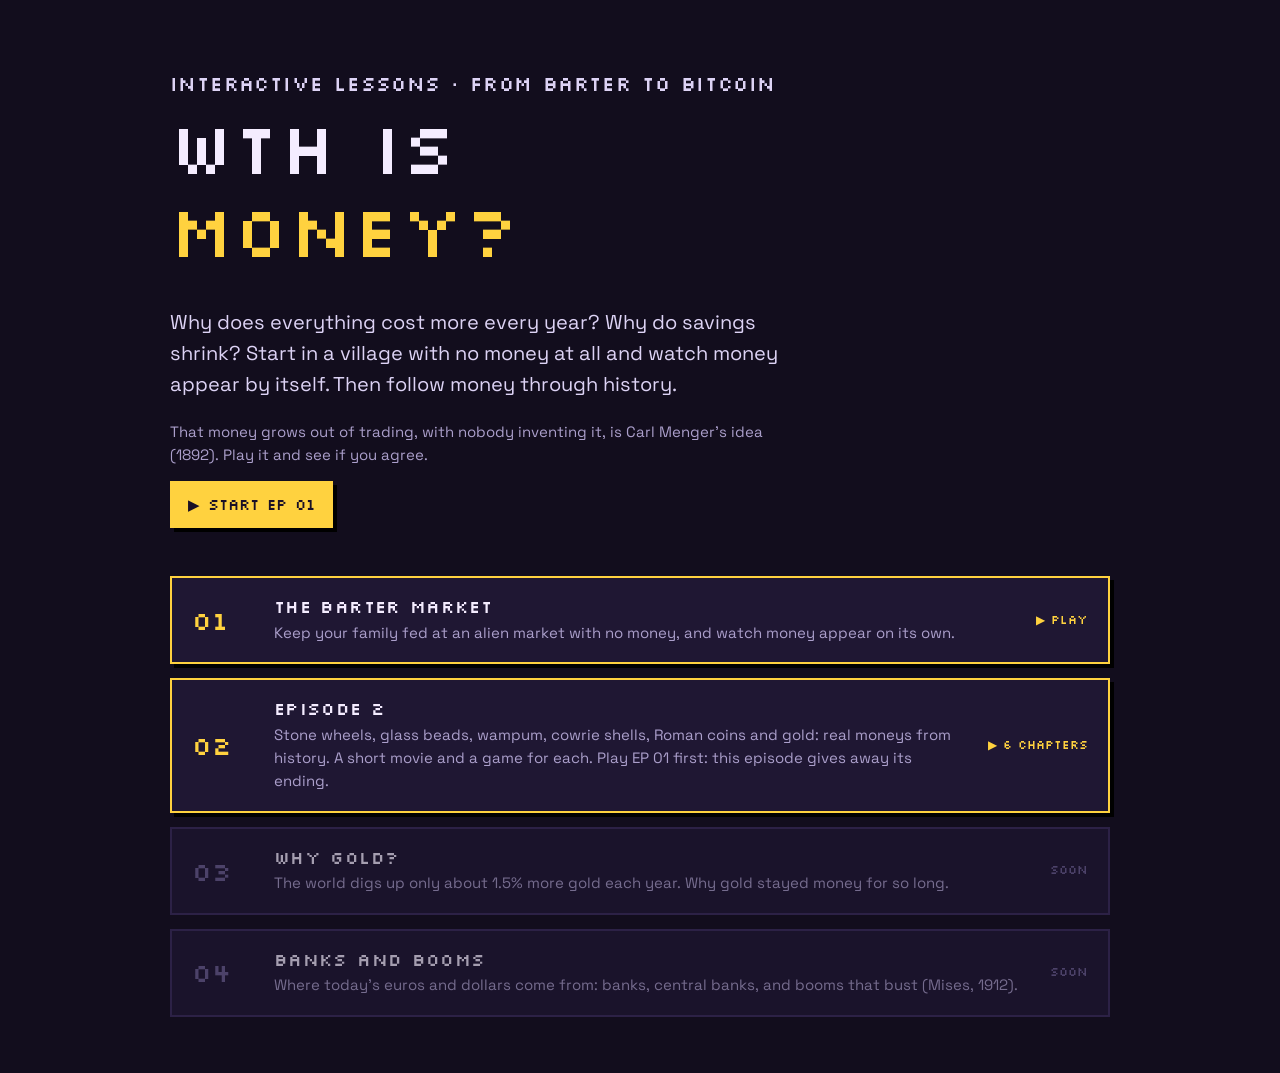
<file: index.html>
<!doctype html>
<html lang="en">
<head>
<meta charset="utf-8">
<meta name="viewport" content="width=device-width, initial-scale=1">
<title>WTH Is Money?</title>
<meta name="description" content="Why does everything cost more every year? Short games and movies, made for phones, about where money comes from and how it breaks.">
<link rel="preconnect" href="https://fonts.googleapis.com">
<link rel="preconnect" href="https://fonts.gstatic.com" crossorigin>
<link href="https://fonts.googleapis.com/css2?family=Silkscreen&family=Space+Grotesk:wght@400;500;700&display=swap" rel="stylesheet">
<link rel="stylesheet" href="assets/css/base.css">
<style>
  .wrap { max-width: 980px; margin: 0 auto; padding: 72px 20px 80px; }
  .hero p { font-size: 20px; color: #ddd3f5; max-width: 620px; }
  .eyebrow { font-size: 13px; color: var(--muted); }
  .hero p.idea { font-size: 15px; color: var(--muted); }
  .path { display: grid; gap: 14px; margin-top: 48px; }
  .ep {
    display: grid; grid-template-columns: 64px 1fr auto; gap: 18px; align-items: center;
    padding: 18px 20px; background: var(--panel); border: 2px solid var(--line);
    color: var(--ink); text-decoration: none;
  }
  .ep .n { font-family: var(--font-pixel); font-size: 26px; color: var(--dim); }
  .ep h3 { margin: 0 0 4px; }
  .ep p { margin: 0; color: var(--muted); font-size: 15px; }
  .ep .state { font-family: var(--font-pixel); font-size: 12px; color: var(--dim); }
  .ep.live { border-color: var(--gold); box-shadow: var(--px) var(--px) 0 #000; }
  .ep.live .n, .ep.live .state { color: var(--gold); }
  .ep.live:hover { transform: translate(-2px, -2px); }
  .ep:not(.live) { opacity: .65; }
  @media (max-width: 640px) { .wrap { padding: 32px 16px 48px; } .hero p { font-size: 17px; } .hero p.idea { font-size: 14px; } .path { margin-top: 32px; } .ep { grid-template-columns: 36px 1fr; gap: 12px; padding: 14px; } .ep .n { font-size: 20px; } .ep p { font-size: 14px; } .ep .state { grid-column: 2; } }
</style>
</head>
<body>
<div class="wrap">
  <section class="hero">
    <p class="eyebrow pixel">INTERACTIVE LESSONS · FROM BARTER TO BITCOIN</p>
    <h1>WTH IS<br><span class="gold">MONEY?</span></h1>
    <p>Why does everything cost more every year? Why do savings shrink? Start in a village with no money at all and watch money appear by itself. Then follow money through history.</p>
    <p class="idea">That money grows out of trading, with nobody inventing it, is Carl Menger's idea (1892). Play it and see if you agree.</p>
    <a class="btn" href="lessons/01-barter/">▶ START EP 01</a>
  </section>

  <div class="path">
    <a class="ep live" href="lessons/01-barter/">
      <span class="n">01</span>
      <div><h3>The Barter Market</h3><p>Keep your family fed at an alien market with no money, and watch money appear on its own.</p></div>
      <span class="state">▶ PLAY</span>
    </a>
    <a class="ep live" href="lessons/02-every-wren/">
      <span class="n">02</span>
      <div id="ep02-card"><h3>Episode 2</h3><p>Stone wheels, glass beads, wampum, cowrie shells, Roman coins and gold: real moneys from history. A short movie and a game for each. Play EP 01 first: this episode gives away its ending.</p></div>
      <span class="state">▶ 6 CHAPTERS</span>
    </a>
    <div class="ep">
      <span class="n">03</span>
      <div><h3>Why Gold?</h3><p>The world digs up only about 1.5% more gold each year. Why gold stayed money for so long.</p></div>
      <span class="state">SOON</span>
    </div>
    <div class="ep">
      <span class="n">04</span>
      <div><h3>Banks and Booms</h3><p>Where today's euros and dollars come from: banks, central banks, and booms that bust (Mises, 1912).</p></div>
      <span class="state">SOON</span>
    </div>
  </div>
</div>
<script>
  // EP 02's title and blurb give away EP 01's twist: show them only once EP 01 is finished.
  (function () { var done = false; try { done = !!(localStorage.getItem("wth-ep01-done") || localStorage.getItem("wth-ep01-best")); } catch (e) {}
    if (done) document.getElementById("ep02-card").innerHTML = '<h3>Every Wren in History</h3><p>Stone wheels, glass beads, wampum, cowrie shells, Roman coins: five real moneys, and the people who found a cheaper way to make more. Then gold: is there money without a cave? A short movie and a game for each.</p>'; })();
</script>
</body>
</html>
</file>
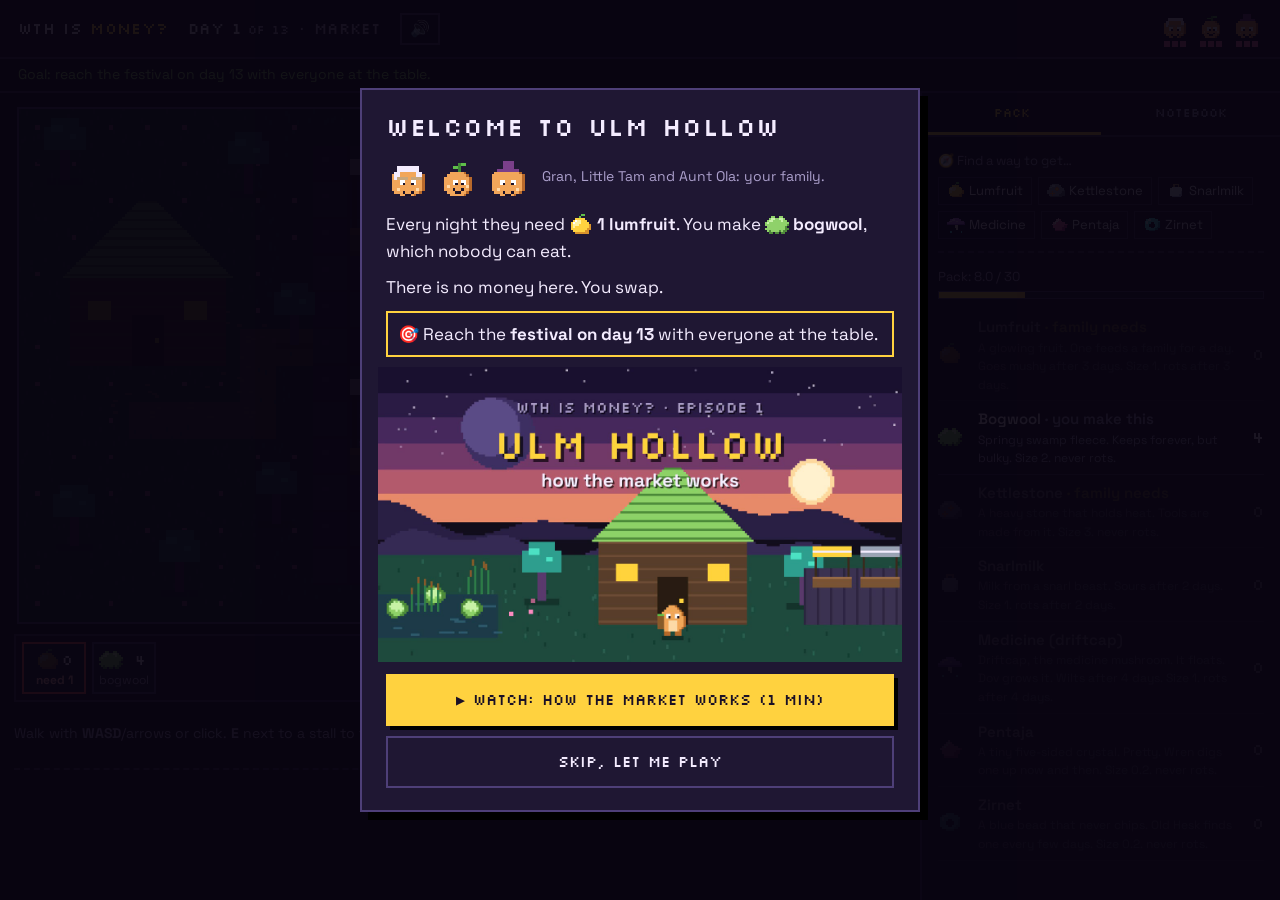
<file: lessons/01-barter/index.html>
<!doctype html>
<html lang="en">
<head>
<meta charset="utf-8">
<meta name="viewport" content="width=device-width, initial-scale=1">
<title>The Barter Market · WTH Is Money?</title>
<meta name="description" content="Trade alien goods at a village market and watch money appear on its own.">
<link rel="preconnect" href="https://fonts.googleapis.com">
<link rel="preconnect" href="https://fonts.gstatic.com" crossorigin>
<link href="https://fonts.googleapis.com/css2?family=Silkscreen&family=Space+Grotesk:wght@400;500;700&display=swap" rel="stylesheet">
<link rel="stylesheet" href="../../assets/css/base.css">
<link rel="stylesheet" href="lesson.css">
<link rel="stylesheet" href="phone.css">
</head>
<body>

<header class="topbar">
  <a class="brand pixel" href="../../index.html">WTH IS <span class="gold">MONEY?</span></a>
  <div class="daybox pixel"><span id="day-label">DAY 1</span><span id="phase-label" class="muted"></span></div>
  <button class="mute" id="mute" title="Music and sound on/off" aria-label="Music and sound on/off">🔊</button>
  <div class="family" id="family"></div>
</header>
<div class="status" id="status" role="button"></div>

<main class="game">
  <section class="world">
    <div class="world-frame" id="world-frame">
      <canvas id="world" class="px" width="384" height="224"></canvas>
      <div class="overlay" id="overlay"></div>
      <div class="route-banner" id="route-banner" hidden></div>
      <div class="toast" id="toast" hidden></div>
    </div>
    <!-- the pack strip and the day's buttons: always on screen -->
    <div class="dock" id="dock">
      <div class="strip" id="strip"></div>
      <div class="actionbar">
        <span class="hint muted" id="hint">Walk with <b>WASD</b>/arrows or click. <b>E</b> next to a stall to talk, <b>H</b> to go home.</span>
        <button class="btn ghost" id="btn-help" title="Find a way to get what home needs">🧭 HELP</button>
        <button class="btn home" id="btn-home">🏠 GO HOME ▶</button>
      </div>
    </div>
    <div class="ticker" id="ticker"></div>
  </section>

  <aside class="side" id="side">
    <nav class="tabs">
      <button class="tab on" data-tab="pack">PACK</button>
      <button class="tab" data-tab="notes">NOTEBOOK</button>
      <button class="tab" data-tab="village" id="tab-village" hidden>VILLAGE</button>
    </nav>
    <div class="tabpane" id="pane-pack"></div>
    <div class="tabpane" id="pane-notes" hidden></div>
    <div class="tabpane" id="pane-village" hidden></div>
  </aside>
</main>

<!-- trade table: their stall on top, your pack at the bottom -->
<div class="modal" id="dialog" hidden>
  <div class="card trade">
    <button class="close" data-close>✕</button>
    <div class="trade-head">
      <canvas class="portrait px" id="portrait" width="20" height="24"></canvas>
      <div>
        <h2 id="d-name"></h2>
        <p class="say" id="d-say"></p>
        <p class="looking" id="d-looking"></p>
      </div>
    </div>
    <div class="table">
      <div class="table-label pixel" id="d-their-label"></div>
      <div class="cards" id="d-theirs"></div>
      <div class="deal" id="d-deal"></div>
      <div class="cards" id="d-mine"></div>
      <div class="table-label pixel mine-label">YOUR PACK</div>
    </div>
    <div class="takes" id="d-takes"></div>
  </div>
</div>

<!-- story / insight cards -->
<div class="modal" id="story" hidden>
  <div class="card story">
    <div id="story-body"></div>
    <div class="story-actions"><button class="btn ghost" id="story-alt" hidden></button><button class="btn" id="story-ok">OK</button></div>
  </div>
</div>

<script src="../../assets/js/chip.js"></script>
<!-- evening at home: the family, a picture, a few lines, NEXT DAY -->
<div class="modal" id="evening" hidden>
  <div class="card eve">
    <div class="eve-head pixel" id="eve-head"></div>
    <div class="eve-pic"><canvas id="eve-canvas" class="px" width="176" height="132"></canvas></div>
    <div class="eve-kin" id="eve-kin"></div>
    <p class="eve-q" id="eve-q"></p>
    <div class="eve-lines" id="eve-lines"></div>
    <p class="eve-facts" id="eve-facts"></p>
    <div class="eve-actions" id="eve-actions"></div>
  </div>
</div>

<!-- the first screen: a short welcome, the one-minute movie, or straight to the market -->
<div class="modal" id="intro" hidden>
  <div class="card intro-card">
    <div id="intro-body"></div>
    <div class="movie-wrap" id="movie-wrap" hidden>
      <video id="movie" class="movie" playsinline webkit-playsinline preload="none" poster="../../video/ep02/barter/out/poster.jpg">
        <track kind="captions" src="../../video/ep02/barter/out/captions.vtt" srclang="en" label="English" default>
      </video>
      <p class="movie-cap" id="movie-cap"></p>
    </div>
    <div class="intro-actions">
      <button class="btn" id="btn-watch">▶ WATCH: HOW THE MARKET WORKS (1&nbsp;MIN)</button>
      <button class="btn ghost" id="btn-skip">SKIP, LET ME PLAY</button>
    </div>
  </div>
</div>

<!-- day one: one pointer at a time -->
<div class="pointer" id="pointer" hidden><div class="pbubble" id="pointer-text"></div><div class="arrow">▼</div></div>

<script src="sim.js"></script>
<script src="art.js"></script>
<script src="evening.js"></script>
<script src="game.js"></script>
</body>
</html>
</file>
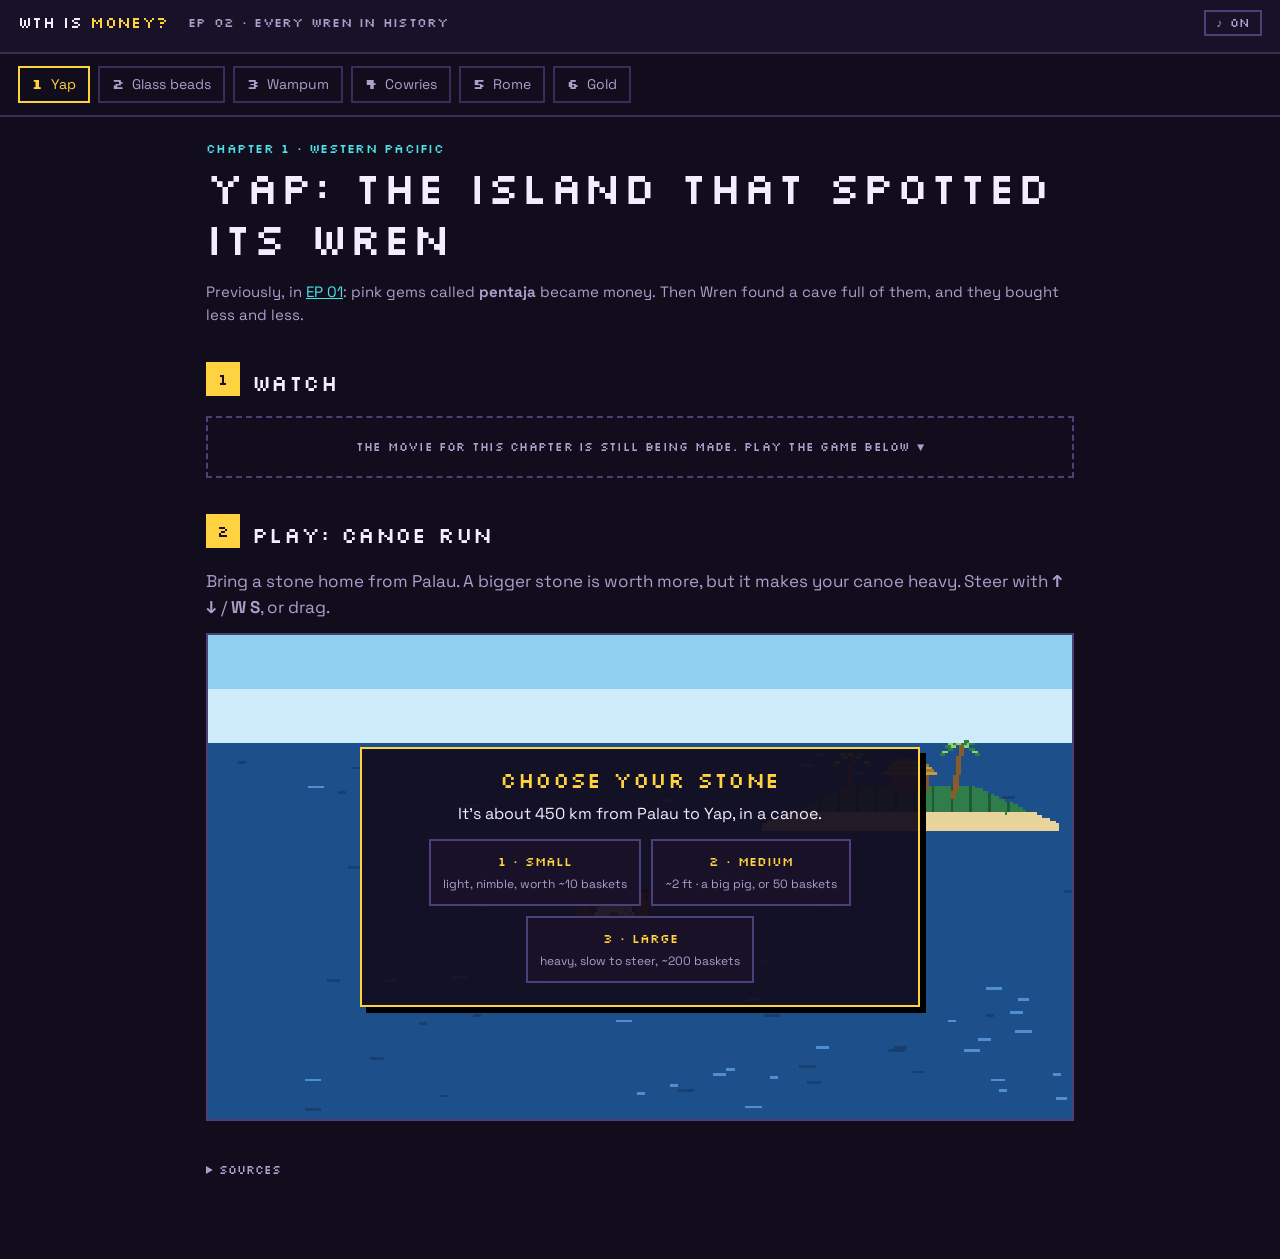
<file: lessons/02-every-rod/index.html>
<!doctype html>
<meta charset="utf-8">
<meta http-equiv="refresh" content="0; url=../02-every-wren/">
<link rel="canonical" href="../02-every-wren/">
<a href="../02-every-wren/">Moved: Every Wren in History</a>
</file>
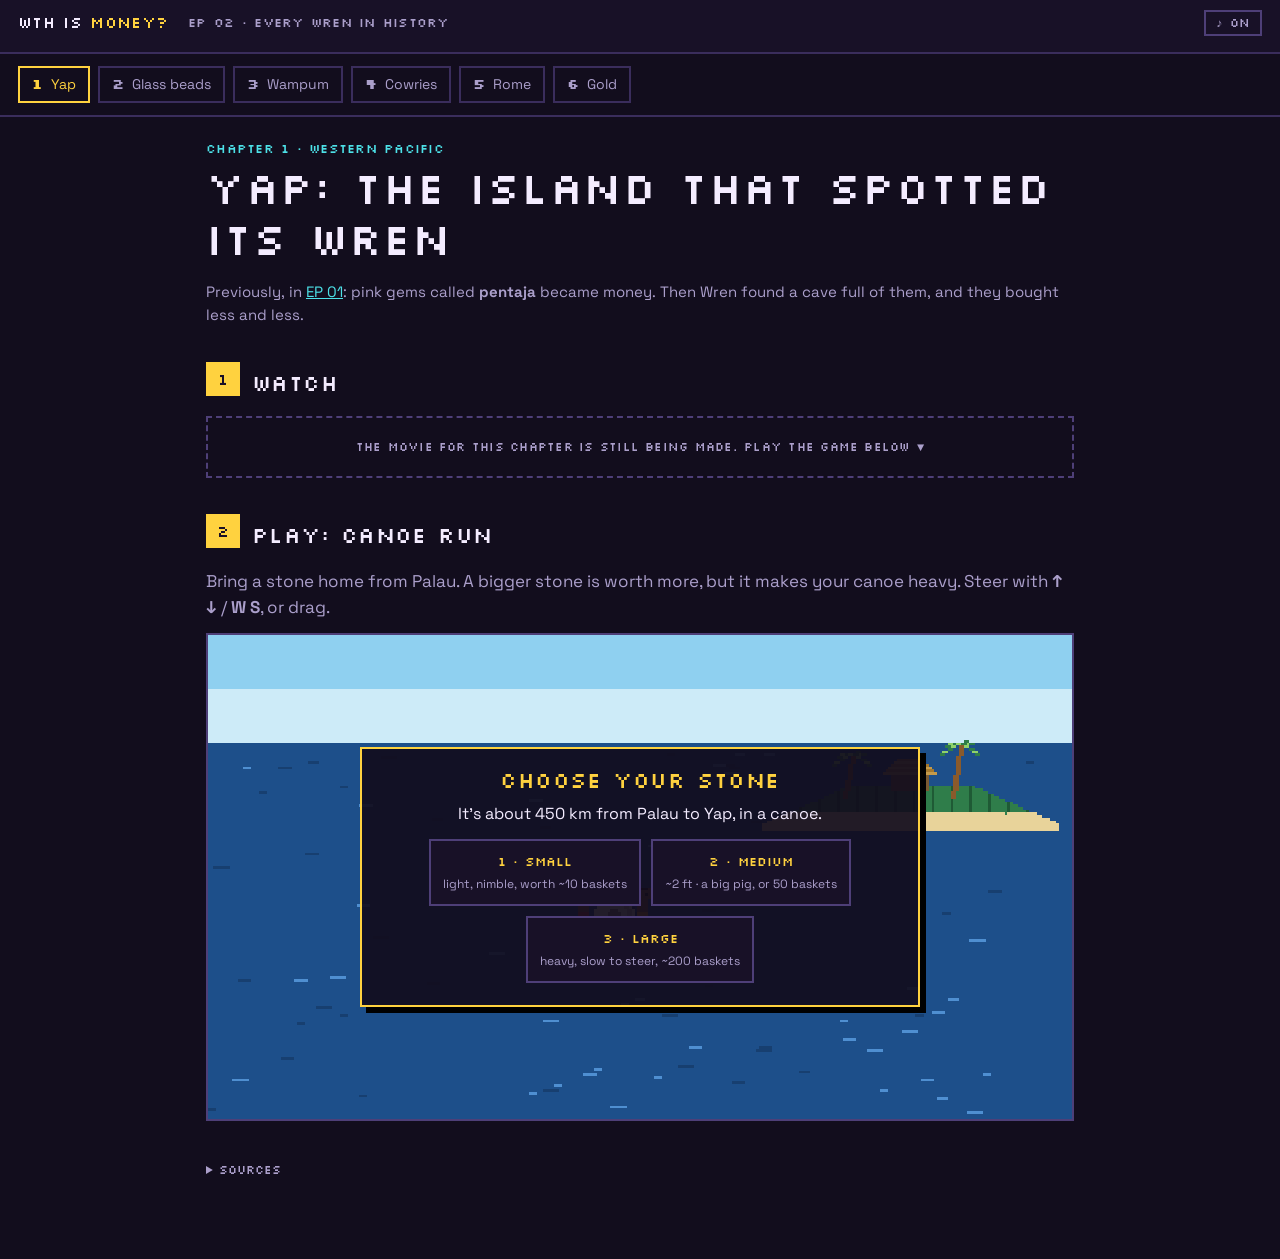
<file: lessons/02-every-wren/index.html>
<!doctype html>
<html lang="en">
<head>
<meta charset="utf-8">
<meta name="viewport" content="width=device-width, initial-scale=1">
<title>Every Wren in History · WTH Is Money?</title>
<meta name="description" content="Again and again in history, money has had a Wren: someone who found a cheaper way to make more of it. Five real stories, each with a movie and a game.">
<link rel="preconnect" href="https://fonts.googleapis.com">
<link rel="preconnect" href="https://fonts.gstatic.com" crossorigin>
<link href="https://fonts.googleapis.com/css2?family=Silkscreen&family=Space+Grotesk:wght@400;500;700&display=swap" rel="stylesheet">
<link rel="stylesheet" href="../../assets/css/base.css">
<link rel="stylesheet" href="lesson.css">
<style>
/* Canoe run only: the coach (practice steps, the "ready?" card, the story beats after the run) over the sea */
.yap-coach { position: absolute; z-index: 3; left: 50%; top: 10px; transform: translateX(-50%); width: max-content; max-width: 92%;
  background: rgba(18, 13, 29, .92); border: 2px solid var(--gold); box-shadow: 4px 4px 0 #000; padding: 10px 16px;
  text-align: center; font-size: 18px; line-height: 1.35; color: var(--ink); }
.yap-coach[hidden] { display: none; }
.yap-coach.low { top: auto; bottom: 10px; }
.yap-coach.card { top: 50%; transform: translate(-50%, -50%); padding: 14px 20px; }
.yap-coach p { margin: 4px 0; }
.yap-coach .big { display: block; font-family: var(--font-pixel); font-weight: 400; color: var(--gold); font-size: 20px; margin-bottom: 6px; }
.yap-coach .step-n { display: block; font-family: var(--font-pixel); color: var(--muted); font-size: 12px; margin-bottom: 2px; }
.yap-coach .say { display: block; }
.yap-coach .say b { color: var(--gold); }
.yap-coach small { display: block; color: var(--muted); font-size: 14px; margin-top: 2px; }
.yap-coach .hearts { color: #ff5a7a; letter-spacing: 1px; }
.yap-coach .btn { margin-top: 10px; min-height: 44px; justify-content: center; }
.yap-coach .skip { display: inline-block; margin-top: 4px; min-height: 44px; padding: 0 12px; background: none; border: 0; color: var(--muted);
  font: 13px var(--font-body); text-decoration: underline; cursor: pointer; }
.yap-again { display: inline-block; min-height: 44px; padding: 0 12px; margin-top: 6px; background: none; border: 0; color: var(--zir);
  font: 14px var(--font-body); text-decoration: underline; cursor: pointer; }
/* phone held upright, during play: the sea is a strip, so the coach goes under it, big */
@media (orientation: portrait) {
  /* the sea stays put while coach lines of different heights come and go (it used to jump up and down) */
  body.playing #game { justify-content: flex-start; padding-top: max(12px, calc(50dvh - 28.2vw - 140px)); }
  body.playing .yap-coach { position: static; transform: none; width: auto; max-width: none; margin: 18px 16px 0; padding: 14px 16px; font-size: 20px; }
  body.playing .yap-coach .big { font-size: 22px; }
  body.playing .yap-coach .btn { display: flex; width: 100%; padding: 14px; font-size: 16px; }
  body.playing .yap-coach:not([hidden]) ~ .turn { display: none; }
}
/* phone held sideways: the sea fills the screen height, so keep the coach compact */
@media (orientation: landscape) and (max-height: 500px) {
  .yap-coach { font-size: 16px; padding: 6px 12px; }
  .yap-coach .big { font-size: 16px; margin-bottom: 2px; }
  .yap-coach.card { padding: 8px 16px; }
  .yap-coach .btn { margin-top: 6px; }
}
</style>
</head>
<body data-ch="yap">

<header class="topbar">
  <a class="brand pixel" href="../../index.html">WTH IS <span class="gold">MONEY?</span></a>
  <span class="pixel muted ep">EP 02 · EVERY WREN IN HISTORY</span>
  <button class="mute pixel" id="mute" title="Sound on/off">♪ ON</button>
</header>

<nav class="chapters" id="chapters"></nav>

<main class="page">
  <section class="chapter" id="yap">
    <p class="kicker pixel">CHAPTER 1 · WESTERN PACIFIC</p>
    <h1>Yap: the island that spotted its Wren</h1>
    <p class="lead recap">Previously, in <a href="../01-barter/">EP 01</a>: pink gems called <b>pentaja</b> became money. Then Wren found a cave full of them, and they bought less and less.</p>

    <div class="step">
      <span class="num pixel">1</span><h2>Watch</h2>
    </div>
    <video class="movie" controls playsinline preload="metadata" poster="../../video/ep02/yap/out/poster.jpg" src="../../video/ep02/yap/out/ep02-yap.mp4">
      <track kind="captions" src="../../video/ep02/yap/out/captions.vtt" srclang="en" label="English" default>
    </video>

    <div class="step">
      <span class="num pixel">2</span><h2>Play: Canoe run</h2>
    </div>
    <p class="lead"><span class="long">Bring a stone home from Palau. A bigger stone is worth more, but it makes your canoe heavy. </span><span class="short">Bigger stone: worth more, steers slower. </span><span id="steer-hint">Steer with <b>↑ ↓</b> / <b>W S</b>, or drag.</span></p>
    <div class="game" id="game">
      <canvas id="canoe" class="px" width="320" height="180"></canvas>
      <div class="yap-coach" id="yap-coach" hidden aria-live="polite"></div>
      <div class="turn">↻ Turn your phone sideways for a bigger sea</div>
      <div class="game-ui" id="game-ui"></div>
    </div>

    <div class="step" id="wren-step" hidden>
      <span class="num pixel">3</span><h2>Wren moment</h2>
    </div>
    <div class="wren-card" id="wren-card" hidden>
      <canvas id="wren-portrait" class="px" width="20" height="24"></canvas>
      <div>
        <p class="big">By later accounts, the islanders spotted their Wren: O'Keefe.</p>
        <p>On Yap, everyone knew each stone's story. So O'Keefe's new stones could be priced lower, and <b>old savings stayed safe</b>.</p>
        <p>In Ulm Hollow, a pentaja is a pentaja. Nobody could tell Wren's from yours, so <b>Wren's cave made everyone's pentaja worth less</b>.</p>
        <p class="real"><b>In real life:</b> a euro is a euro too. When lots of new ones are made, nobody can tell them apart, and every euro in your savings buys a bit less.</p>
        <p class="muted">Yap's money had a memory. Most money doesn't. Next: glass beads, where this time <i>you</i> are Wren.</p>
        <a class="btn" id="next-ch" href="beads.html">NEXT: GLASS BEADS ▶</a>
        <p class="muted fable">Why “Wren”? In an old fable, the wren became king of the birds by riding on the eagle's back: the prize, without the work.</p>
      </div>
    </div>

    <details class="sources">
      <summary>Sources</summary>
      <ul>
        <li>W. H. Furness III, <i>The Island of Stone Money</i> (1910), ch. VII: <a href="https://www.gutenberg.org/ebooks/72830">Project Gutenberg</a>.</li>
        <li>M. F. Bryan, “Island Money”, <i>Economic Commentary</i>, Federal Reserve Bank of Cleveland (2004), citing C. L. C. Gillilland, <i>The Stone Money of Yap</i> (Smithsonian, 1975).</li>
        <li>M. Friedman, “The Island of Stone Money”, Hoover Institution working paper E-91-3 (1991).</li>
        <li>Game values for small and large stones are made up; the ~2-foot stone's price (a big pig or fifty baskets of food) is Furness's.</li>
      </ul>
    </details>
  </section>
</main>

<script src="../../assets/js/chip.js"></script>
<script src="../01-barter/art.js"></script>
<script src="chapters.js"></script>
<script src="yap.js"></script>
</body>
</html>
</file>
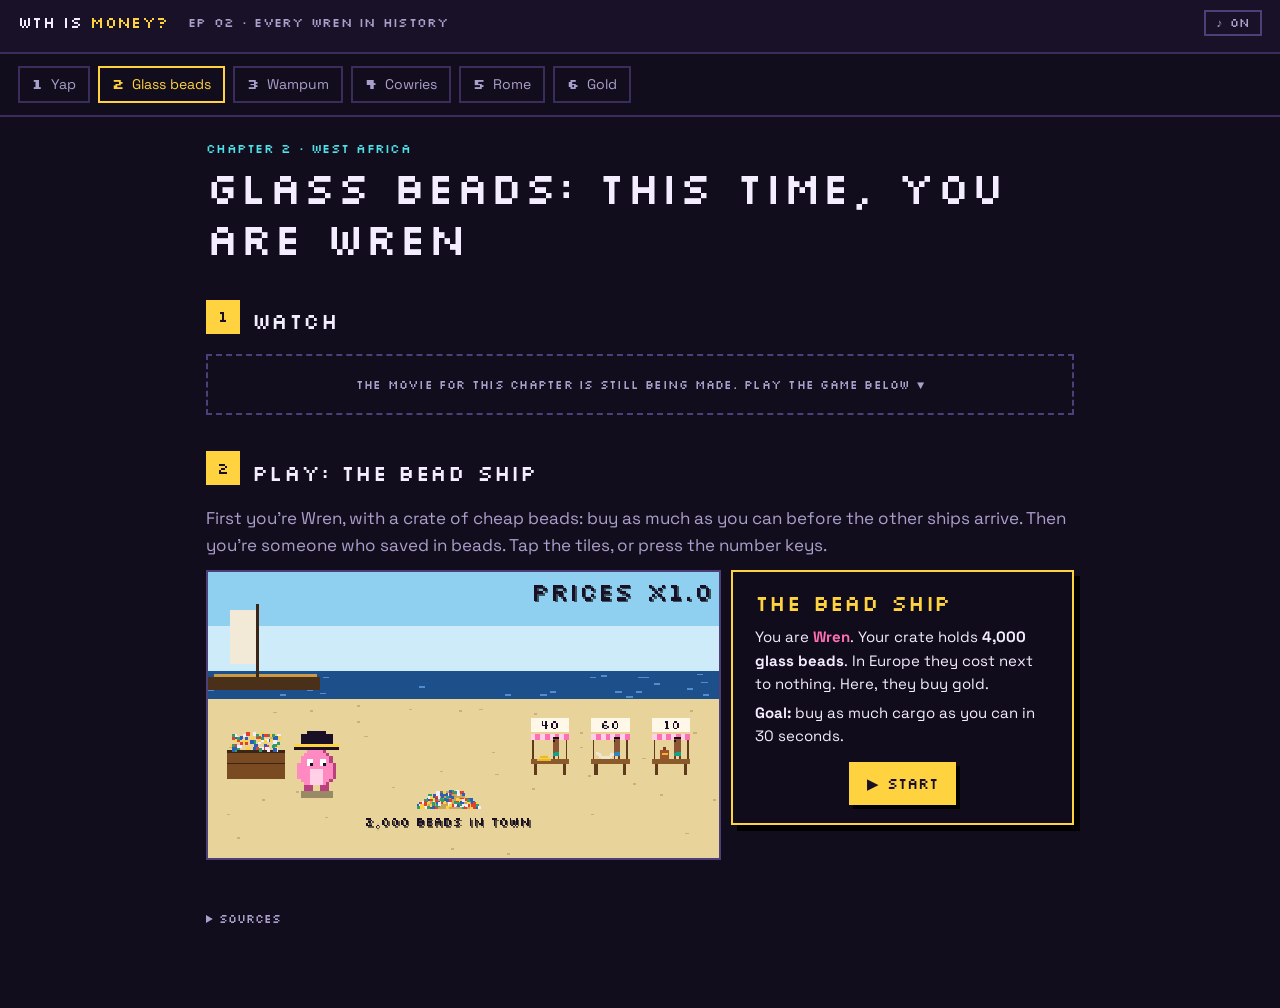
<file: lessons/02-every-wren/beads.html>
<!doctype html>
<html lang="en">
<head>
<meta charset="utf-8">
<meta name="viewport" content="width=device-width, initial-scale=1">
<title>Glass Beads · Every Wren in History · WTH Is Money?</title>
<meta name="description" content="Chapter 2: glass beads in West Africa. This time you are Wren: spend the new money first, then see who pays.">
<link rel="preconnect" href="https://fonts.googleapis.com">
<link rel="preconnect" href="https://fonts.gstatic.com" crossorigin>
<link href="https://fonts.googleapis.com/css2?family=Silkscreen&family=Space+Grotesk:wght@400;500;700&display=swap" rel="stylesheet">
<link rel="stylesheet" href="../../assets/css/base.css">
<link rel="stylesheet" href="lesson.css">
<link rel="stylesheet" href="beads.css">
</head>
<body data-ch="beads">

<header class="topbar">
  <a class="brand pixel" href="../../index.html">WTH IS <span class="gold">MONEY?</span></a>
  <span class="pixel muted ep">EP 02 · EVERY WREN IN HISTORY</span>
  <button class="mute pixel" id="mute" title="Sound on/off">♪ ON</button>
</header>

<nav class="chapters" id="chapters"></nav>

<main class="page">
  <section class="chapter" id="beads">
    <p class="kicker pixel">CHAPTER 2 · WEST AFRICA</p>
    <h1>Glass beads: this time, you are Wren</h1>

    <div class="step">
      <span class="num pixel">1</span><h2>Watch</h2>
    </div>
    <video class="movie" controls playsinline preload="metadata" poster="../../video/ep02/beads/out/poster.jpg" src="../../video/ep02/beads/out/ep02-beads.mp4">
      <track kind="captions" srclang="en" label="English" default src="../../video/ep02/beads/out/captions.vtt">
    </video>

    <div class="step">
      <span class="num pixel">2</span><h2>Play: The bead ship</h2>
    </div>
    <p class="lead"><span class="long">First you're Wren, with a crate of cheap beads: buy as much as you can before the other ships arrive. Then you're someone who saved in beads. </span><span class="short">Be Wren: spend your beads fast. Then be a saver. </span><span id="tap-hint">Tap the tiles, or press the number keys.</span></p>
    <div class="bead-game" id="game">
      <div class="bg-stage"><canvas id="beadcv" class="px" width="320" height="180"></canvas><div class="bg-banner" id="banner" aria-live="polite"></div></div>
      <div class="bg-side" id="side">
        <div class="bg-hud" id="hud"></div>
        <div class="bg-coach" id="coach" aria-live="polite"></div>
        <div class="bg-tiles" id="tiles"></div>
        <div class="bg-card" id="card"></div>
      </div>
      <div class="bg-out" id="out"></div>
    </div>

    <div class="step" id="wren-step" hidden>
      <span class="num pixel">3</span><h2>Wren moment</h2>
    </div>
    <div class="wren-card" id="wren-card" hidden>
      <canvas id="wren-portrait" class="px" width="20" height="24"></canvas>
      <div>
        <p class="big">When you're Wren, it feels like winning. Somebody always pays.</p>
        <p>New money buys at <b>old prices</b> for whoever spends it first. By the time it reaches everyone else, prices have gone up. <b>Whoever saved the old money pays the difference</b>, just like the pentaja savers of Ulm Hollow.</p>
        <p class="real"><b>In real life:</b> when lots of new euros or dollars are made, the people who get them first spend them at today's prices. Your savings meet tomorrow's prices.</p>
        <p class="muted" id="next-line">Next: wampum, where the cave was a metal drill.</p>
        <a class="btn" id="next-ch" href="wampum.html" hidden>NEXT: WAMPUM ▶</a>
      </div>
    </div>

    <details class="sources">
      <summary>Sources</summary>
      <ul>
        <li>P. Francis Jr., “Beads in Ghana, part 2: The Mysterious Aggrey Bead”, <i>The Margaretologist</i> 3(2), 1990: the accori was “often worth its weight in gold” on the early-1500s Gold Coast; glass copies, and a Portuguese pilot (c. 1540, via Blake 1942) saying they “will not bear the heat of fire”. <a href="https://beadresearch.org/wp-content/uploads/Repeating_Material/CBR/Margaretologist/The-Margaretologist-1990-3-2.pdf">PDF</a></li>
        <li>G. Chouin, “Accori Beads”, <i>Perspectives on History</i> (AHA), 2023: bead-making had stopped long before; the old beads “could never be imitated”. <a href="https://www.historians.org/perspectives-article/accori-beads/">Article</a></li>
        <li>S. Guerrero, “Venetian Glass Beads and the Slave Trade from Liverpool, 1750–1800”, <i>BEADS</i> 22 (2010): tens of millions of beads a year; about 9 pence a pound in one Liverpool firm's books; beads were one of eight main goods traded for enslaved people; African traders bargained hard. <a href="https://journals.uoregon.edu/beads/article/view/6232">Article</a></li>
        <li>I. Newton, mint report (1717): gold at £3 17s 10½d an ounce. “Nearly 50 kg of beads for an ounce of gold” is our own arithmetic from these two prices (≈ 47 kg), for Liverpool only. <a href="https://www.gold.org/sites/default/files/documents/1717sep21.pdf">PDF</a></li>
        <li>W. Bosman, <i>A New and Accurate Description of the Coast of Guinea</i> (1705), Letter IX: the accori is “generally weighed against Gold”. <a href="https://archive.org/details/newaccuratedescr00bosm">Archive.org</a></li>
        <li>V&amp;A, “From culture to currency: glass beads and the transatlantic slave trade”. <a href="https://www.vam.ac.uk/articles/from-culture-to-currency-glass-beads-and-the-transatlantic-slave-trade">Article</a></li>
        <li>The family saving in ordinary beads, and Esi in the game, are a <b>what-if</b>: no one recorded bead prices like these. The documented West African case of money losing value from oversupply is cowries in the 1800s (Hogendorn &amp; Johnson 1986, cited in A. Ogundiran 2002): chapter 4. All game numbers (crate, ships, prices, days) are made up to show the mechanism.</li>
      </ul>
    </details>
  </section>
</main>

<script src="../../assets/js/chip.js"></script>
<script src="../01-barter/art.js"></script>
<script src="chapters.js"></script>
<script src="beads.js"></script>
</body>
</html>
</file>
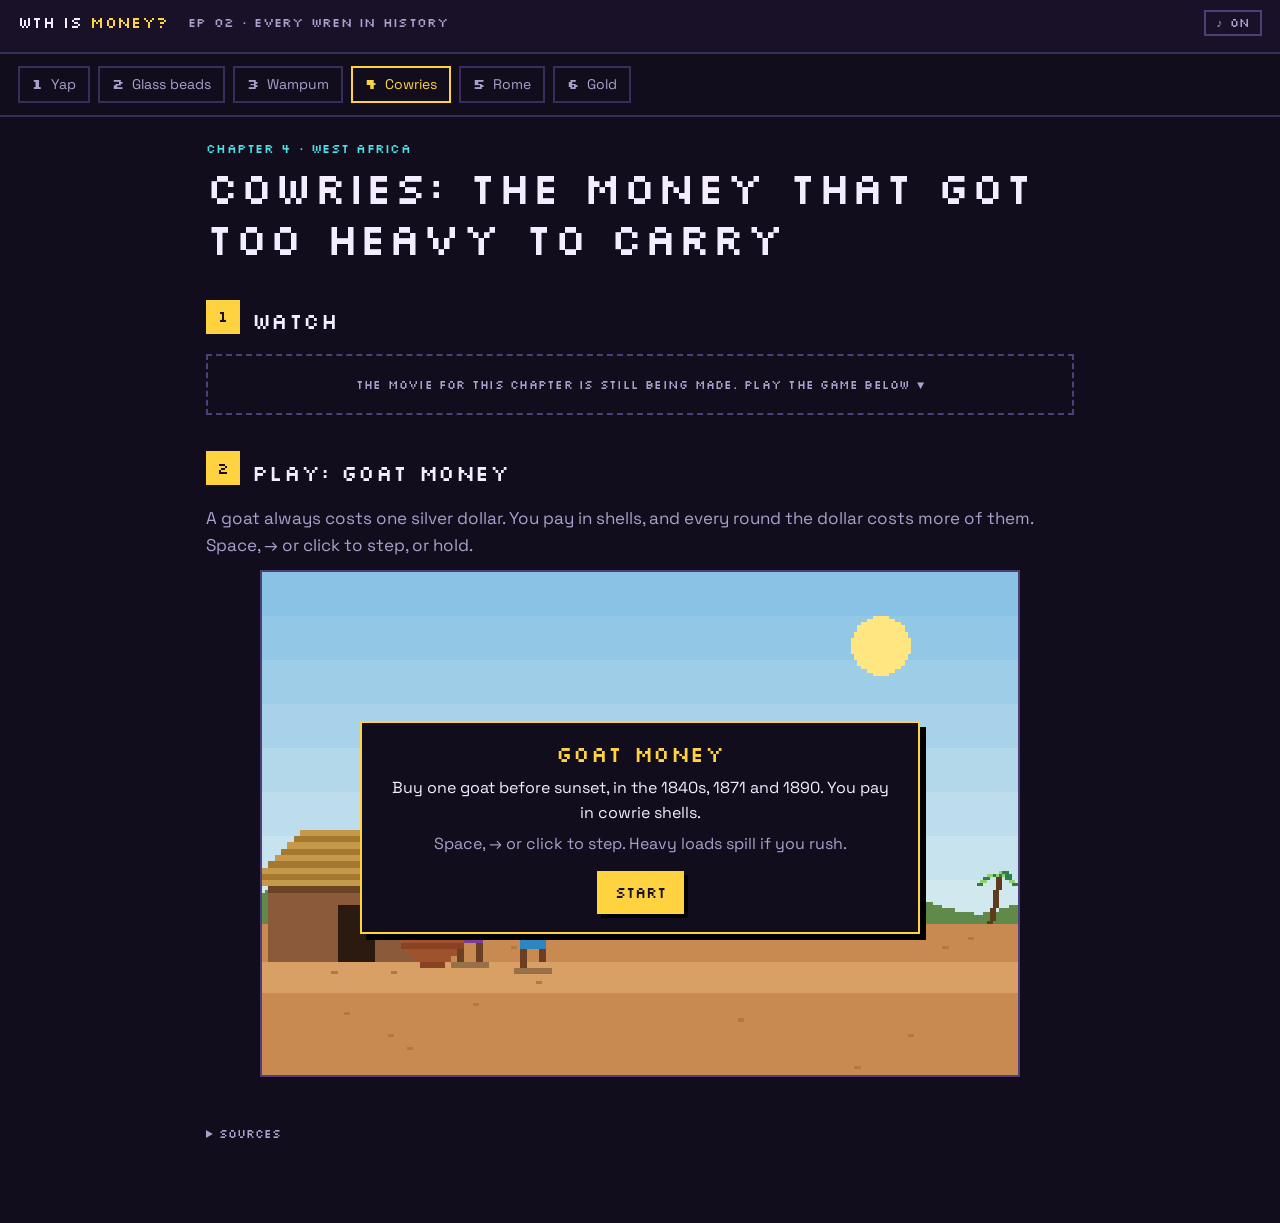
<file: lessons/02-every-wren/cowries.html>
<!doctype html>
<html lang="en">
<head>
<meta charset="utf-8">
<meta name="viewport" content="width=device-width, initial-scale=1">
<title>Cowries · Every Wren in History · WTH Is Money?</title>
<meta name="description" content="Cowrie shells were money across West Africa. Then cheap shells flooded in, and a goat's price grew from a pouch to two head-loads.">
<link rel="preconnect" href="https://fonts.googleapis.com">
<link rel="preconnect" href="https://fonts.gstatic.com" crossorigin>
<link href="https://fonts.googleapis.com/css2?family=Silkscreen&family=Space+Grotesk:wght@400;500;700&display=swap" rel="stylesheet">
<link rel="stylesheet" href="../../assets/css/base.css">
<link rel="stylesheet" href="lesson.css">
<link rel="stylesheet" href="cowries.css">
</head>
<body data-ch="cowries">

<header class="topbar">
  <a class="brand pixel" href="../../index.html">WTH IS <span class="gold">MONEY?</span></a>
  <span class="pixel muted ep">EP 02 · EVERY WREN IN HISTORY</span>
  <button class="mute pixel" id="mute" title="Sound on/off">♪ ON</button>
</header>

<nav class="chapters" id="chapters"></nav>

<main class="page">
  <section class="chapter" id="cowries">
    <p class="kicker pixel">CHAPTER 4 · WEST AFRICA</p>
    <h1>Cowries: the money that got too heavy to carry</h1>

    <div class="step">
      <span class="num pixel">1</span><h2>Watch</h2>
    </div>
    <video class="movie" controls playsinline preload="metadata" poster="../../video/ep02/cowries/out/poster.jpg" src="../../video/ep02/cowries/out/ep02-cowries.mp4">
      <track kind="captions" src="../../video/ep02/cowries/out/captions.vtt" srclang="en" label="English" default>
    </video>

    <div class="step">
      <span class="num pixel">2</span><h2>Play: Goat money</h2>
    </div>
    <p class="lead"><span class="long">A goat always costs one silver dollar. You pay in shells, and every round the dollar costs more of them. </span><span class="short">Same goat, more shells each time. </span><span id="cw-hint">Space, → or click to step, or hold.</span></p>
    <div class="cw" id="game">
      <div class="cw-stage"><canvas id="cw" class="px" width="240" height="160"></canvas></div>
      <div class="cw-side">
        <div class="cw-coach" id="cw-coach" hidden></div>
        <div class="cw-hud" id="cw-hud" hidden></div>
        <button class="cw-tap pixel" id="cw-tap" hidden><span class="cw-meter" hidden><i></i></span><b class="cw-lbl">STEP</b><small>tap · or hold</small></button>
      </div>
      <div class="cw-card" id="cw-card" hidden></div>
      <div class="game-ui" id="game-ui"></div>
    </div>

    <div class="step" id="wren-step" hidden>
      <span class="num pixel">3</span><h2>Wren moment</h2>
    </div>
    <div class="wren-card" id="wren-card" hidden>
      <canvas id="wren-portrait" class="px" width="20" height="24"></canvas>
      <div>
        <p class="big">Flood a money, and it turns into bogwool.</p>
        <p>In Ulm Hollow, bogwool was too bulky to be money. Cowries got there the other way: by 1890, <b>one silver dollar's worth of shells weighed about as much as a child</b> (20,000 shells at 1–2 g each: 20–40 kg). In 1904 the British banned new shell imports in Southern Nigeria, and coins slowly took over.</p>
        <p>Wren found a cave. Hamburg found a reef. Nobody broke a rule: everyone in the chain just bought cheap shells. <b>The people who lost were the ones holding shells as savings.</b></p>
        <p class="real"><b>In real life:</b> when lots of new money is made, prices don't jump for everyone on the same day. The saver with a jar (or a bank account) finds out last.</p>
        <p class="muted">Next: Rome, when Wren is the emperor.</p>
        <p id="wren-next"></p>
      </div>
    </div>

    <details class="sources">
      <summary>Sources</summary>
      <ul>
        <li>M. J. Pont Cháfer, “Thresholds, Borders and Cowries: the Problem of Small Change in West Africa”, in E. Morelli (ed.), <i>African Thresholds</i> (Brill, 2025), pp. 214–221: <a href="https://library.oapen.org/bitstream/20.500.12657/105276/1/9789004726970_webready_content_text.pdf">open access</a>. Dahomey's dollar going from 2,000 shells (late 1840s) to 20,000 (1880s), citing R. Law (1995); 10,000 in 1871 (Skertchly); Lagos, 4,000 shells to the shilling around 1900; Hopkins (1966) on 2,000 shells falling from about 50 pence to 6 pence; shell weights; the 1904 ban; 15 million users.</li>
        <li>A. Haour &amp; A. Moffett, “Cowrie in East Africa” (UEA): <a href="https://ueaeprints.uea.ac.uk/87131/">preprint</a>. Maldive shells shipped to meet West African demand; East African cowries “fished alive from the reef”, traded by local Muslim merchants.</li>
        <li>K. Pallaver, Cambridge seminar abstract (2023): <a href="https://www.histecon.magd.cam.ac.uk/seminar_pallaver.htm">A. J. Hertz, Hamburg, 1845</a>; “16 billion shells” in a few decades, citing J. Hogendorn &amp; M. Johnson, <i>The Shell Money of the Slave Trade</i> (CUP, 1986). Other readings of the same book give about twice as much; we use the lower figure.</li>
        <li>J. S. Hogendorn, “A ‘supply-side’ aspect of the African slave trade”, <i>Slavery &amp; Abolition</i> 2:1 (1981). Central Bank of Nigeria, “<a href="https://www.cbn.gov.ng/currency/Oldnotes/before.html">Before 1959</a>”: 40 shells to a string, 2,000 to a head.</li>
        <li>R. F. Burton, <i>A Mission to Gelele</i> (1864): 5,000 shells to the dollar at Whydah; T. J. Hutchinson, <i>Impressions of Western Africa</i> (1858): 2,000 to the dollar at Lagos; both via M. Johnson, “The Cowrie Currencies of West Africa, Part II”, <i>J. African History</i> 11 (1970).</li>
        <li>Savary des Bruslons (1726), a ship's cargo of “more than 25,000 pounds” of shells, via G. Salaün, <a href="https://www.anneauxdelamemoire.org/post/cowries-the-currency-of-trading-en-fr">Musée Dobrée (2023)</a>. A. Olukoju, <i>African Economic History</i> 53:1 (2025), on the ban.</li>
        <li>A silver shilling: 5.66 g (the 1816 British standard, 66 to the troy pound). 4,000 shells at 1–2 g each: 4–8 kg (our arithmetic).</li>
        <li>Food prices (a ball of maize dough, 3 shells in 1858, 12 in 1864, Abomey): R. Law, <i>J. African History</i> 33 (1992), via Pont Cháfer. Historians debate how much food prices inland rose; the collapse against silver on the coast is not in doubt.</li>
        <li>Game values: the goat's price (one silver dollar), the 20 kg head-load, the sway, the spills and the timers are made up. The shells per dollar (2,000 / 10,000 / 20,000) and the weights (about 1 g a Maldive shell, 2 g a Zanzibar one) are real.</li>
      </ul>
    </details>
  </section>
</main>

<script src="../../assets/js/chip.js"></script>
<script src="../01-barter/art.js"></script>
<script src="chapters.js"></script>
<script src="cowries.js"></script>
</body>
</html>
</file>
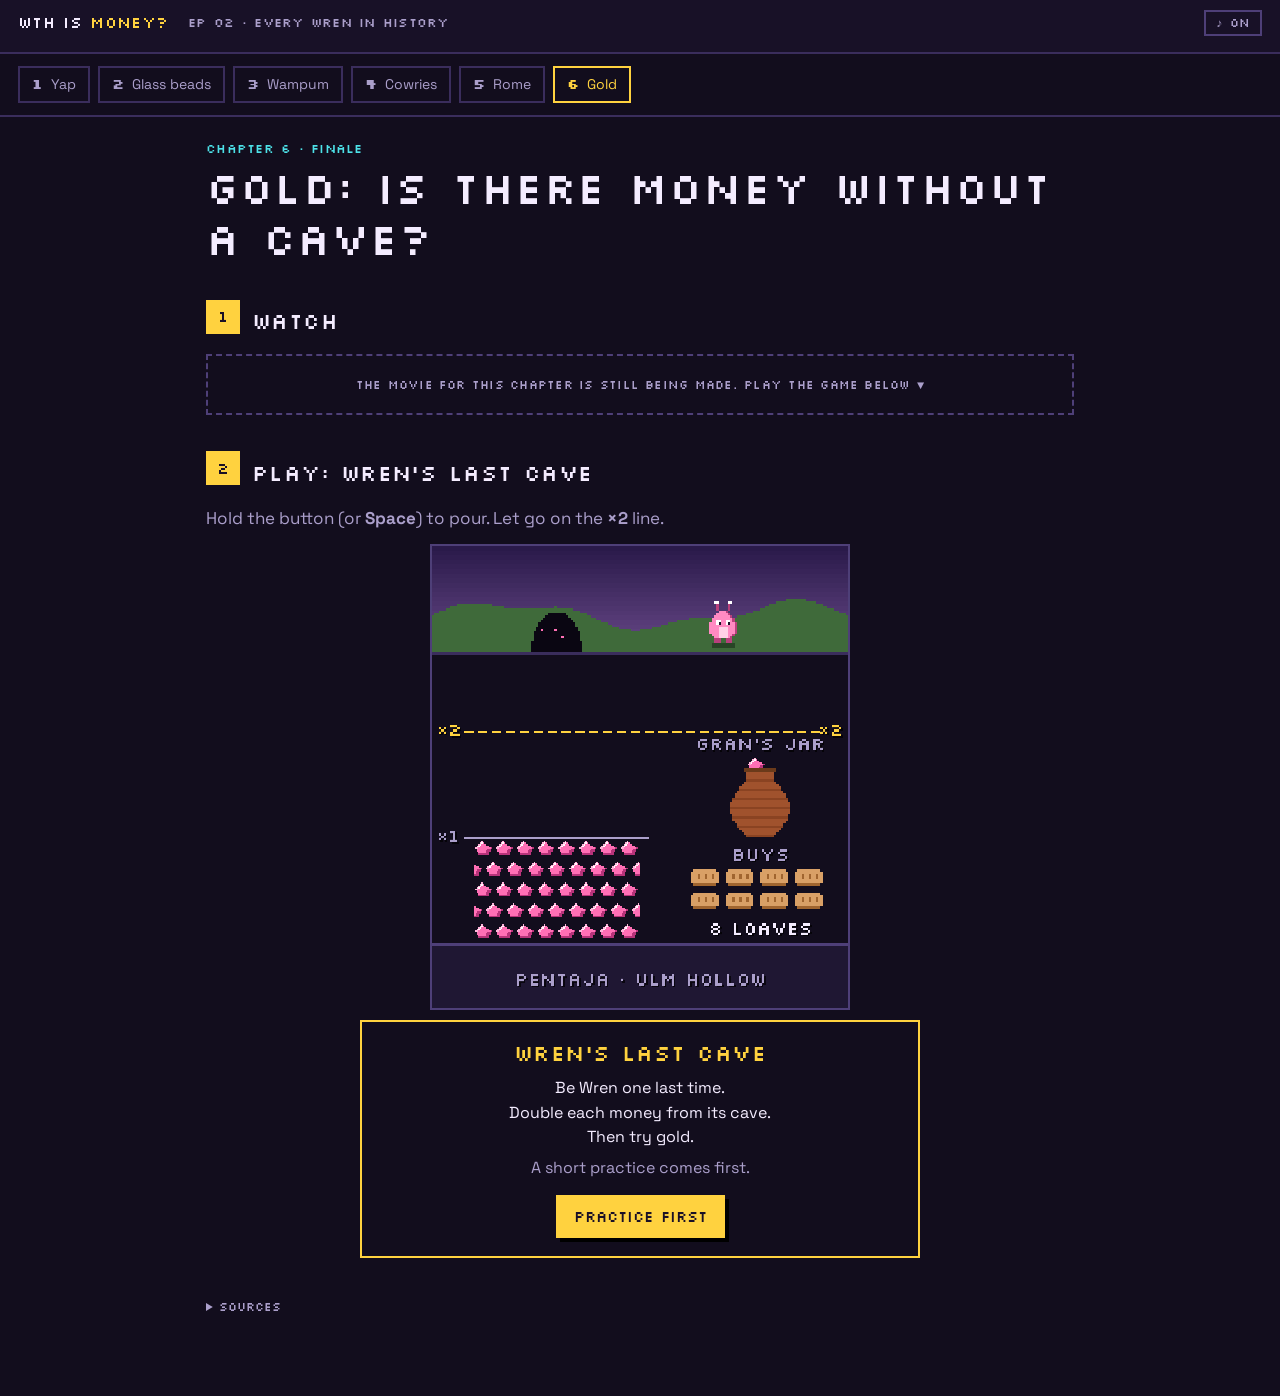
<file: lessons/02-every-wren/gold.html>
<!doctype html>
<html lang="en">
<head>
<meta charset="utf-8">
<meta name="viewport" content="width=device-width, initial-scale=1">
<title>Gold: is there money without a cave? · WTH Is Money?</title>
<meta name="description" content="Every money in this episode had a Wren. Gold came closest to having none: even the great rushes of the 1850s added only a thin slice.">
<link rel="preconnect" href="https://fonts.googleapis.com">
<link rel="preconnect" href="https://fonts.gstatic.com" crossorigin>
<link href="https://fonts.googleapis.com/css2?family=Silkscreen&family=Space+Grotesk:wght@400;500;700&display=swap" rel="stylesheet">
<link rel="stylesheet" href="../../assets/css/base.css">
<link rel="stylesheet" href="lesson.css">
<link rel="stylesheet" href="gold.css">
</head>
<body data-ch="gold">

<header class="topbar">
  <a class="brand pixel" href="../../index.html">WTH IS <span class="gold">MONEY?</span></a>
  <span class="pixel muted ep">EP 02 · EVERY WREN IN HISTORY</span>
  <button class="mute pixel" id="mute" title="Sound on/off">♪ ON</button>
</header>

<nav class="chapters" id="chapters"></nav>

<main class="page">
  <section class="chapter" id="gold">
    <p class="kicker pixel">CHAPTER 6 · FINALE</p>
    <h1>Gold: is there money without a cave?</h1>

    <div class="step">
      <span class="num pixel">1</span><h2>Watch</h2>
    </div>
    <video class="movie" controls playsinline preload="metadata" poster="../../video/ep02/gold/out/poster.jpg" src="../../video/ep02/gold/out/ep02-gold.mp4">
      <track kind="captions" src="../../video/ep02/gold/out/captions.vtt" srclang="en" label="English" default>
    </video>

    <div class="step">
      <span class="num pixel">2</span><h2>Play: Wren's last cave</h2>
    </div>
    <p class="lead"><span id="gd-hint">Hold the button (or <b>Space</b>) to pour. Let go on the <b>×2</b> line.</span></p>
    <div class="gd" id="game">
      <div class="gd-hud" id="gd-hud" hidden></div>
      <div class="gd-main">
        <div class="gd-stage">
          <canvas id="gd-cv" width="540" height="600"></canvas>
          <div class="gd-card" id="gd-card" hidden></div>
        </div>
        <div class="gd-side">
          <div class="gd-coach" id="gd-coach" hidden></div>
          <button class="gd-btn pixel" id="gd-btn" hidden><b class="gd-lbl">HOLD TO POUR</b><small></small></button>
        </div>
      </div>
      <div class="game-ui" id="game-ui"></div>
    </div>

    <div class="step" id="wren-step" hidden>
      <span class="num pixel">3</span><h2>Wren moment</h2>
    </div>
    <div class="wren-card" id="wren-card" hidden>
      <canvas id="wren-portrait" class="px" width="20" height="24"></canvas>
      <div>
        <p class="big">Every money had a Wren.<br>Gold came closest to having none.</p>
        <p>From 1849, the whole world dug for twelve years. Prices rose by up to a third, then fell back.</p>
        <p class="real"><b>In real life:</b> while Britain was on gold, prices swung by up to a third, yet were about the same in 1913 as in 1821. Like €100 still buying the same shopping 92 years later.</p>
      </div>
    </div>
    <div class="gd-after" id="gd-after" hidden>
      <p class="gd-yap muted"><b>Yap, again:</b> in 1932 France swapped its dollars for gold in New York. To save shipping it, bank staff just marked the drawers as French, and the papers wrote of a “loss of gold”. Money, like Yap's stones, doesn't have to move to change hands. <span class="small">(Friedman, <i>The Island of Stone Money</i>, 1991)</span></p>
      <p class="pixel gd-wrens-h">THE WRENS OF HISTORY</p>
      <div class="gd-strip" id="gd-strip"></div>
      <p class="gd-next"><b>Next: Episode 3 · Why Gold?</b> Why can't anyone find gold's cave? <span class="pixel muted">(coming soon)</span><br><a href="../../index.html">← all episodes</a></p>
    </div>

    <details class="sources">
      <summary>Sources</summary>
      <ul>
        <li>British prices (the jar in the gold round, the result screen and “In real life”): Bank of England, <a href="https://www.bankofengland.co.uk/statistics/research-datasets"><i>A millennium of macroeconomic data for the UK</i></a> v3.1, sheet A1, consumer price index: 1849 1.112, 1851 1.043, 1856 1.352, 1860 1.292, 1867 1.405, 1873 1.381, 1890s average 1.091, 1821 1.257, 1913 1.244. Loaves = 8 × CPI(1849) ÷ CPI(year): the loaf is our unit, the ratios are real. Britain was on gold from 1821 to 1914.</li>
        <li>World gold mined a year: <a href="https://en.wikisource.org/wiki/1911_Encyclop%C3%A6dia_Britannica/Gold"><i>Encyclopaedia Britannica</i> (1911), “Gold”, Table I</a> (Soetbeer's series): about 57 t a year in 1841–50 and about 198 t a year in 1851–60.</li>
        <li>How much the rush added: W. S. Jevons, <a href="https://archive.org/details/investigationsin00jevo"><i>Investigations in Currency and Finance</i></a> (1884), reprinting <i>A Serious Fall in the Value of Gold Ascertained</i> (1863): a lasting fall in gold's value of “at least” 9%, in his view “nearer 15 per cent”; Newmarch's estimate that the new gold of 1849–60 was “about 50 per cent” of the gold then in use.</li>
        <li>Prices on gold in the long run: M. D. Bordo, <a href="https://www.econlib.org/library/Enc/GoldStandard.html">“Gold Standard”</a>, <i>Concise Encyclopedia of Economics</i>: low inflation on average, but “highly unstable in the short run”.</li>
        <li>All the gold ever mined, about 220,000 t (a cube of about 23 m): World Gold Council, <a href="https://www.gold.org/about-gold/gold-supply/gold-mining/how-much-gold-has-been-mined"><i>How much gold has been mined?</i></a></li>
        <li>The 1932 earmarking: M. Friedman, <a href="https://archive.org/details/IslandOfStoneMoney"><i>The Island of Stone Money</i></a>, Hoover Institution WP E-91-3 (1991). Much of that gold was shipped to France later in 1932; the note claims only the earmarking.</li>
        <li>The Wrens of history: each chapter's own sources (Yap, beads, wampum, cowries, Rome). Cowries: about 2,000 shells to a silver dollar in the late 1840s, 20,000 in the 1880s (Dahomey). Rome: wheat in Egypt, 8 → 300 drachmas a sack, AD 100 → 293.</li>
        <li>Game values: the world's pile in 1849 (6,000 t, so the rush adds ×1.36; Newmarch's estimate would give about ×1.5), the 1849/1850 split of the first rush years, the jars in rounds 1–5 (each halves when its pile doubles; Yap's 8 → 7 follows the later accounts that O'Keefe's stones were priced lower, the 7 is ours), the pour speeds, the ×2.6 cut-off and the points.</li>
      </ul>
    </details>
  </section>
</main>

<script src="../../assets/js/chip.js"></script>
<script src="../01-barter/art.js"></script>
<script src="chapters.js"></script>
<script src="gold.js"></script>
</body>
</html>
</file>
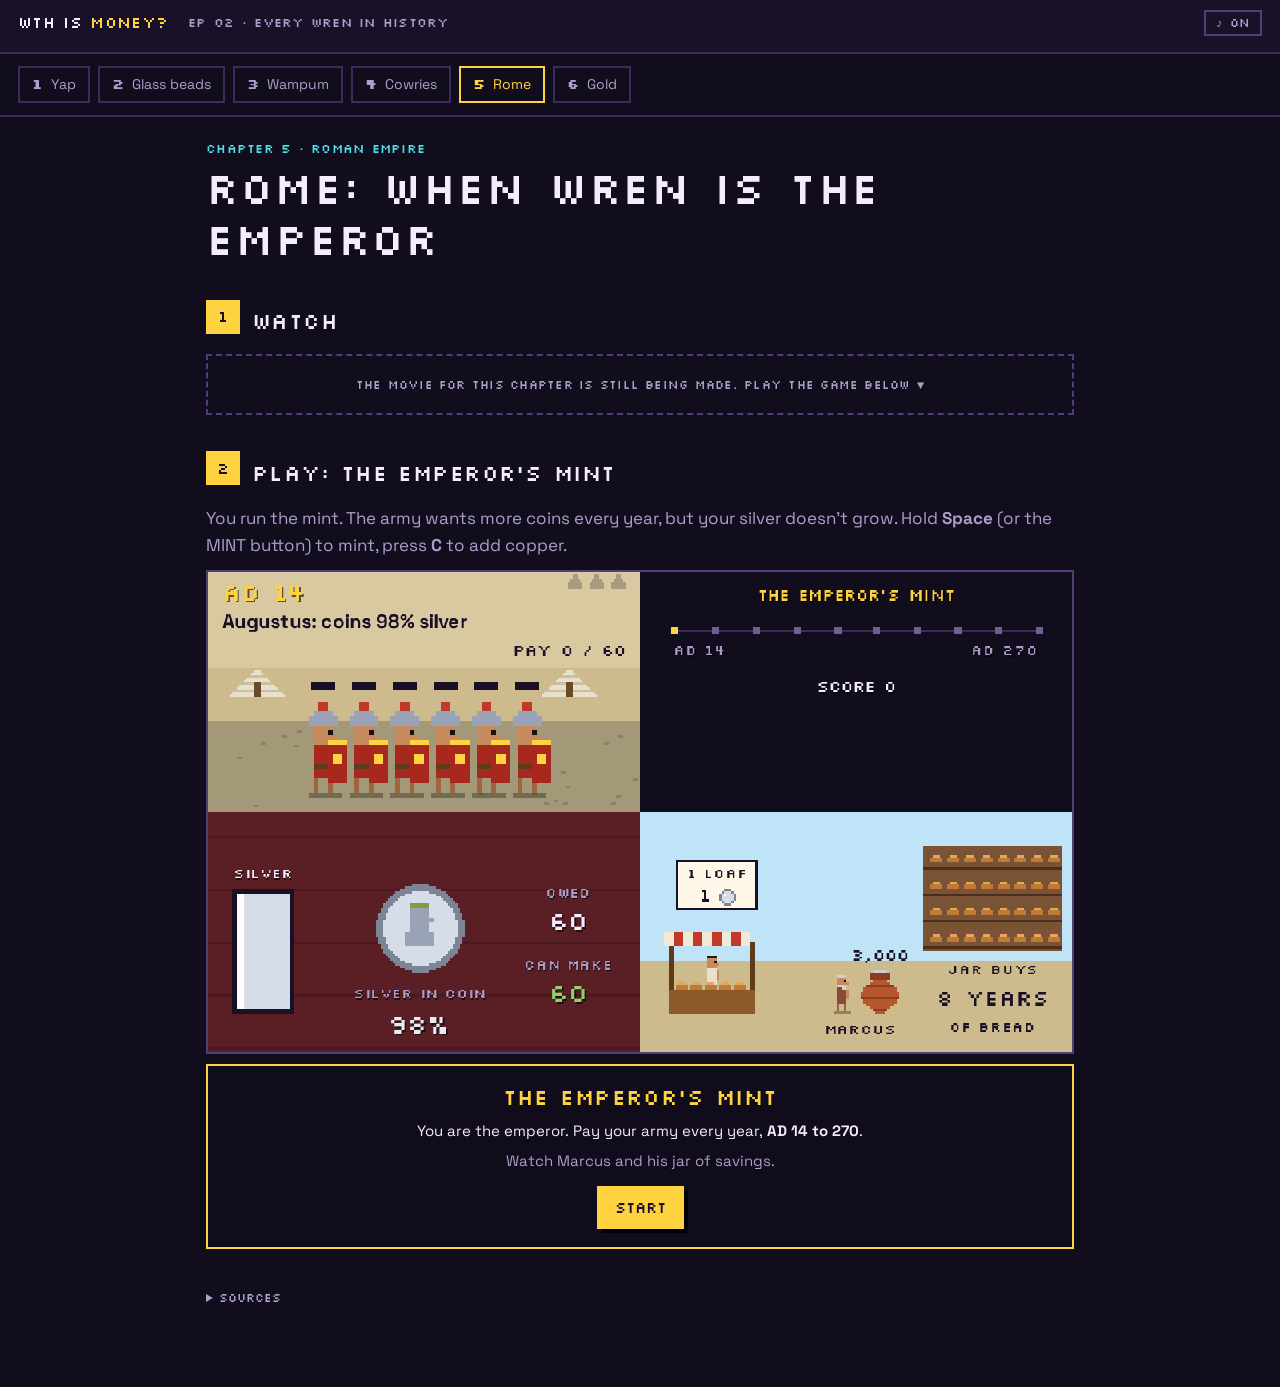
<file: lessons/02-every-wren/rome.html>
<!doctype html>
<html lang="en">
<head>
<meta charset="utf-8">
<meta name="viewport" content="width=device-width, initial-scale=1">
<title>Rome: when Wren is the emperor · WTH Is Money?</title>
<meta name="description" content="Rome's emperors owned the mint. Thinner coins paid the army, prices rose, and savers lost almost everything.">
<link rel="preconnect" href="https://fonts.googleapis.com">
<link rel="preconnect" href="https://fonts.gstatic.com" crossorigin>
<link href="https://fonts.googleapis.com/css2?family=Silkscreen&family=Space+Grotesk:wght@400;500;700&display=swap" rel="stylesheet">
<link rel="stylesheet" href="../../assets/css/base.css">
<link rel="stylesheet" href="lesson.css">
<link rel="stylesheet" href="rome.css">
</head>
<body data-ch="rome">

<header class="topbar">
  <a class="brand pixel" href="../../index.html">WTH IS <span class="gold">MONEY?</span></a>
  <span class="pixel muted ep">EP 02 · EVERY WREN IN HISTORY</span>
  <button class="mute pixel" id="mute" title="Sound on/off">♪ ON</button>
</header>

<nav class="chapters" id="chapters"></nav>

<main class="page">
  <section class="chapter" id="rome">
    <p class="kicker pixel">CHAPTER 5 · ROMAN EMPIRE</p>
    <h1>Rome: when Wren is the emperor</h1>

    <div class="step">
      <span class="num pixel">1</span><h2>Watch</h2>
    </div>
    <video class="movie" controls preload="metadata" poster="../../video/ep02/rome/out/poster.jpg" src="../../video/ep02/rome/out/ep02-rome.mp4">
      <track kind="captions" srclang="en" label="English" default src="../../video/ep02/rome/out/captions.vtt">
    </video>

    <div class="step">
      <span class="num pixel">2</span><h2>Play: The Emperor's Mint</h2>
    </div>
    <p class="lead"><span class="long">You run the mint. The army wants more coins every year, but your silver doesn't grow. </span><span class="short">The army wants more coins every year. Your silver doesn't grow. </span><span id="mint-hint">Hold <b>Space</b> (or the MINT button) to mint, press <b>C</b> to add copper.</span></p>
    <div class="game mint-game" id="game">
      <canvas id="mint-cv" width="1080" height="600"></canvas>
      <div class="controls" id="controls" hidden></div>
      <div class="game-ui" id="game-ui"></div>
      <div class="mint-pop" id="pop" hidden></div>
      <button class="mint-skip pixel" id="skip" hidden>SKIP</button>
    </div>

    <div class="step" id="wren-step" hidden>
      <span class="num pixel">3</span><h2>Wren moment</h2>
    </div>
    <div class="wren-card" id="wren-card" hidden>
      <canvas id="wren-portrait" class="px" width="20" height="24"></canvas>
      <div>
        <p class="big">Wren had to find a cave. An emperor owns the mint.</p>
        <p>Each thinner coin quietly took a little from everyone holding coins, Marcus included. <b>When prices rose, Rome blamed the sellers.</b></p>
        <p class="muted" id="wren-next">Next: <a href="gold.html">Gold: is there money without a cave? →</a></p>
      </div>
    </div>

    <details class="sources">
      <summary>Sources</summary>
      <ul>
        <li>Silver in the denarius: K. Butcher &amp; M. Ponting, <a href="https://warwick.ac.uk/fac/arts/classics/intranets/staff/butcher/butcher_ponting_complete.pdf">“The Denarius in the First Century”</a> (Augustus ~98%; Nero's AD 64 cut to ~80%); H. Gitler &amp; M. Ponting, <i>Topoi</i> Suppl. 8 (2007) (Severan coins ~47%); NGC, <a href="https://www.ngccoin.com/news/article/6893/NGC-Ancients/">“The Decline of Roman Silver Coinage” II</a>; RIC/MOM, <a href="https://ric.mom.fr/en/info/sysmon">Monetary system</a> (under 5% by the 270s, a thin silver wash).</li>
        <li>Army pay and debasement: M. A. Speidel, “Roman Army Pay Scales”, <i>JRS</i> 82 (1992); K. Harl, <i>Coinage in the Roman Economy</i> (1996). Severus' advice: Cassius Dio 77.15.2 (“is reported to have” said it).</li>
        <li>Wheat in Roman Egypt: W. Scheidel, <a href="https://www.ancientportsantiques.com/wp-content/uploads/Documents/AUTHORS/Scheidel2008-Wages.pdf">“Real wages in Roman Egypt”</a> (2008); S. Robertson, <a href="https://etheses.durham.ac.uk/id/eprint/11323/"><i>The Crisis of the 3rd Century A.D.</i></a> (2015), citing Rathbone and Duncan-Jones; P. Kelly, “Third-Century Inflation Reassessed”, <i>TRAJ</i> 4 (2021). Why prices jumped in the 270s is debated.</li>
        <li>Edict on Maximum Prices (AD 301), trans. A. Kropff (2016). Lactantius, <a href="https://www.newadvent.org/fathers/0705.htm"><i>On the Deaths of the Persecutors</i></a> 7, a hostile witness.</li>
        <li>Game result notes: a veteran's bonus of 3,000 denarii (12,000 sesterces), Cassius Dio 55.23; 3,000 ÷ 225 a year ≈ 13 years of pay; a farmhand at 25 denarii a day plus meals, Edict VII.1a, so 3,000 ≈ 120 days. Year cards: Domitian's raise of a third (Speidel 1992); Severus' gifts to the army, Herodian 3.8; Caracalla's raise, Herodian 4.4.</li>
        <li>“About ten days of bread” is our arithmetic: 300 ÷ 8 ≈ 37 times the price, 365 ÷ 37 ≈ 10. In the game, the year events are real; the silver per year, army costs, a loaf at 1 coin and the one-year price lag are game numbers. Marcus (and his 287-year jar: read it as a family's savings) is made up.</li>
      </ul>
    </details>
  </section>
</main>

<script src="../../assets/js/chip.js"></script>
<script src="../01-barter/art.js"></script>
<script src="chapters.js"></script>
<script src="rome.js"></script>
</body>
</html>
</file>
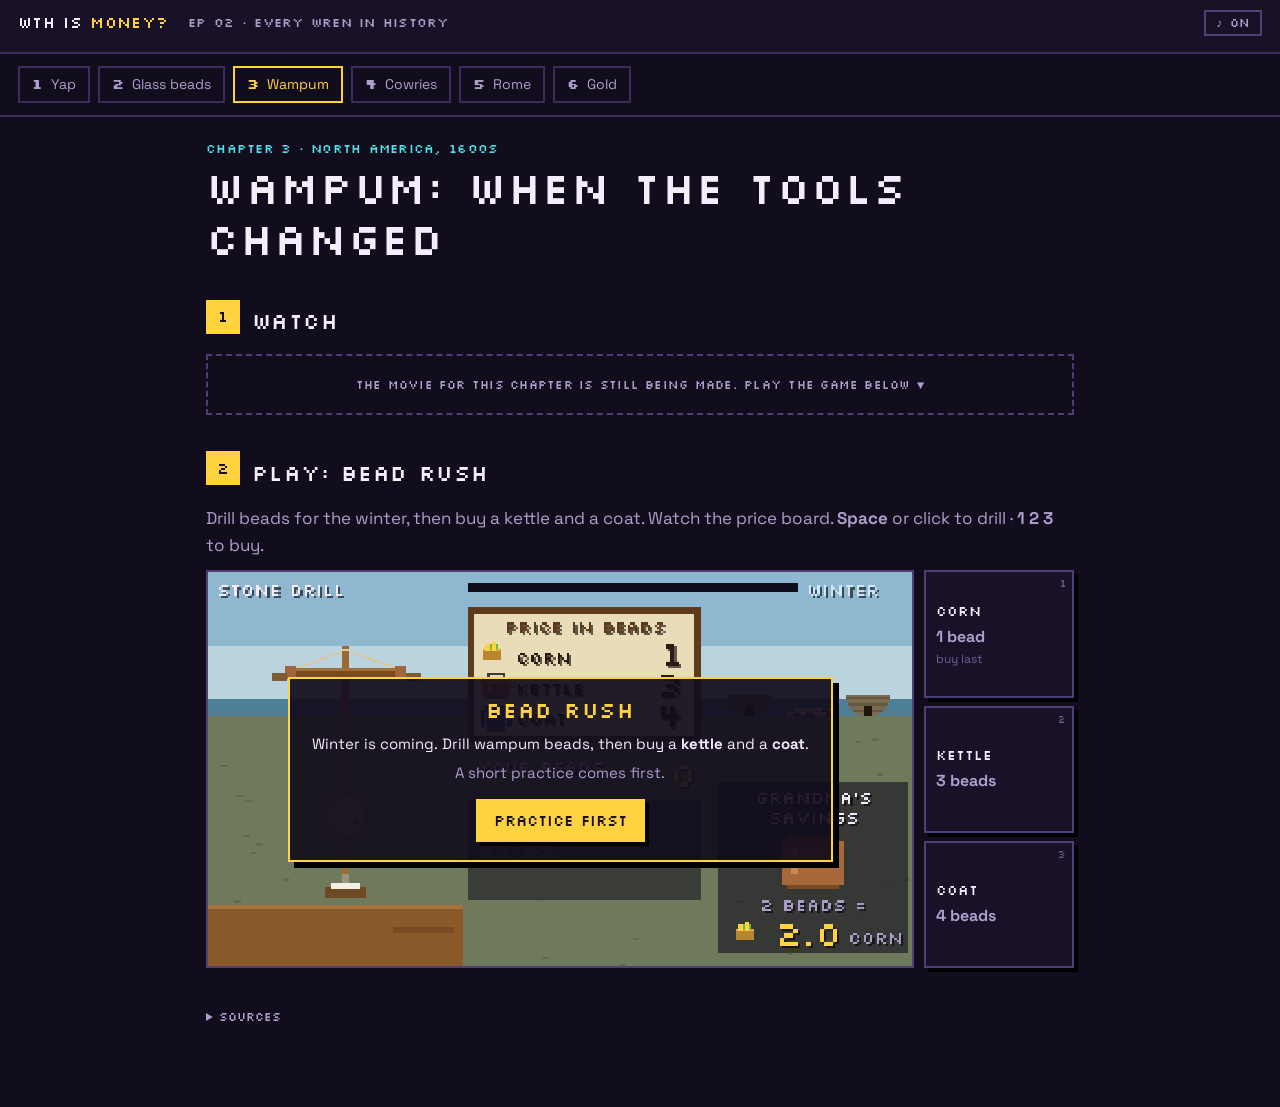
<file: lessons/02-every-wren/wampum.html>
<!doctype html>
<html lang="en">
<head>
<meta charset="utf-8">
<meta name="viewport" content="width=device-width, initial-scale=1">
<title>Wampum · Every Wren in History · WTH Is Money?</title>
<meta name="description" content="Wampum: when iron drills made shell beads cheap to make, a beaver pelt went from about 640 beads to 3,200.">
<link rel="preconnect" href="https://fonts.googleapis.com">
<link rel="preconnect" href="https://fonts.gstatic.com" crossorigin>
<link href="https://fonts.googleapis.com/css2?family=Silkscreen&family=Space+Grotesk:wght@400;500;700&display=swap" rel="stylesheet">
<link rel="stylesheet" href="../../assets/css/base.css">
<link rel="stylesheet" href="lesson.css">
<link rel="stylesheet" href="wampum.css">
</head>
<body data-ch="wampum">

<header class="topbar">
  <a class="brand pixel" href="../../index.html">WTH IS <span class="gold">MONEY?</span></a>
  <span class="pixel muted ep">EP 02 · EVERY WREN IN HISTORY</span>
  <button class="mute pixel" id="mute" title="Sound on/off">♪ ON</button>
</header>

<nav class="chapters" id="chapters"></nav>

<main class="page">
  <section class="chapter" id="wampum">
    <p class="kicker pixel">CHAPTER 3 · NORTH AMERICA, 1600s</p>
    <h1>Wampum: when the tools changed</h1>

    <div class="step">
      <span class="num pixel">1</span><h2>Watch</h2>
    </div>
    <video class="movie" controls preload="metadata" poster="../../video/ep02/wampum/out/poster.jpg" src="../../video/ep02/wampum/out/ep02-wampum.mp4">
      <track kind="captions" srclang="en" label="English" default src="../../video/ep02/wampum/out/captions.vtt">
    </video>

    <div class="step">
      <span class="num pixel">2</span><h2>Play: Bead rush</h2>
    </div>
    <p class="lead"><span class="long">Drill beads for the winter, then buy a kettle and a coat. Watch the price board. </span><span class="short">Drill beads. Buy a kettle and a coat before winter. </span><span id="drill-hint"><b>Space</b> or click to drill · <b>1 2 3</b> to buy.</span></p>
    <div class="wgame" id="game">
      <div class="wstage">
        <canvas id="bead" class="px" width="320" height="180"></canvas>
        <div class="game-ui" id="game-ui"></div>
        <div class="wcard" id="wcard" role="dialog" aria-live="polite" hidden></div>
      </div>
      <div class="wbuy" id="wbuy" hidden></div>
      <p class="wtip" id="wtip" aria-live="polite"></p>
      <button class="wpad pixel" id="wpad" hidden>TAP HERE TO DRILL</button>
    </div>

    <div class="step" id="wren-step" hidden>
      <span class="num pixel">3</span><h2>Wren moment</h2>
    </div>
    <div class="wren-card" id="wren-card" hidden>
      <canvas id="wren-portrait" class="px" width="20" height="24"></canvas>
      <div>
        <p class="big">Wren found a cave. Here, the cave was an iron drill.</p>
        <p>When money gets cheap to make, prices climb and <b>whoever holds it pays</b>. <span class="long">The makers did nothing wrong: they took up a better tool. The trouble is what happens to any money that suddenly gets easy to make. </span>Ulm Hollow learned that with pentaja.</p>
        <p class="muted" id="wren-next">Next: cowries, the money that got too heavy to carry.</p>
      </div>
    </div>

    <details class="sources">
      <summary>Sources</summary>
      <ul>
        <li>R. Williams, <i>A Key into the Language of America</i> (1643), ch. XXIV, “Of their Coyne”: <a href="https://www.gutenberg.org/ebooks/63701">Project Gutenberg</a>. Stone drilling before European awls; whelk and quahog beads.</li>
        <li>L. Jordan, <i>Colonial Currency</i>, University of Notre Dame: “Wampum: Introduction”, “Wampum in New Netherland”, “The Beaver Pelt in New Netherland” and “Charts Illustrating Wampum Value Depreciation” (coins.nd.edu, read via the Internet Archive). The 1637 law (6 beads a penny, sums under 12 pence); the beaver pelt at about 640 beads (1641) and 3,200 (1662); in silver the pelt stayed at 6–8 guilders; the 1661 repeal, nine years after the Boston mint opened.</li>
        <li>Petition of the burgomasters and schepens of New Amsterdam, 19 Sept 1658, New York State Archives A1809 vol. 8 (translation via <a href="https://encyclopedia.nahc-mapping.org/node/6235">Mapping Early New York</a>): wampum from New England, “so oversupplied that it is not considered valuable anymore”; the rate from 6 to 8 beads a stiver.</li>
        <li>E. Peña, “Wampum Production in New Netherland and Colonial New York”, <i>BEADS</i> 2 (1990); and Peña (2006), via Jordan: metal tools let makers “work more efficiently”.</li>
        <li>A. Woodward, <i>Wampum</i> (1878): <a href="https://www.gutenberg.org/ebooks/23635">Project Gutenberg</a>. Long Island as the biggest producer; floods of “rough” beads and counterfeits; the 1661 repeal.</li>
        <li>E. James-Perry (Aquinnah Wampanoag), “About Wampum”; McCord Stewart Museum, <i>Wampum: Beads of Diplomacy</i>. Belts are still made and used today.</li>
        <li><b>Made up for the game and the movie:</b> how long a bead took with stone and how much faster iron was (no source gives a number), the game's prices, drill speeds and the shape of the price curve, the 240-bead basket and the loaves. The 5× rise is the real New Amsterdam beaver-pelt figure.</li>
        <li>Not yet checked with a Native wampum maker or museum educator; we'd welcome corrections.</li>
      </ul>
    </details>
  </section>
</main>

<script src="../../assets/js/chip.js"></script>
<script src="../01-barter/art.js"></script>
<script src="chapters.js"></script>
<script src="wampum.js"></script>
</body>
</html>
</file>
<file: assets/css/base.css>
/* ============================================================
   WTH IS MONEY? — shared theme
   Palette "Bazaar": dusk violet night, lumfruit gold, alien teal.
   ============================================================ */

:root {
  --bg: #120d1d;
  --bg-2: #181127;
  --panel: #1f1733;
  --panel-2: #2a2044;
  --line: #3a2d5c;
  --line-2: #4e3f78;
  --ink: #f4ecff;
  --muted: #ab9fcb;
  --dim: #6c5f93;

  --gold: #ffd23f;
  --pen: #ff6fb5;
  --zir: #4de1e8;
  --leaf: #8fd16a;
  --bad: #ff5a5a;

  --font-pixel: "Silkscreen", "Courier New", monospace;
  --font-body: "Space Grotesk", system-ui, sans-serif;

  --px: 4px;
  color-scheme: dark;
}

* { box-sizing: border-box; }
[hidden] { display: none !important; }
html, body { margin: 0; padding: 0; }

body {
  background: var(--bg);
  color: var(--ink);
  font-family: var(--font-body);
  font-size: 17px;
  line-height: 1.55;
  -webkit-font-smoothing: antialiased;
  min-height: 100vh;
  overflow-x: hidden;
}

h1, h2, h3, .pixel {
  font-family: var(--font-pixel);
  font-weight: 400;
  letter-spacing: .02em;
  line-height: 1.15;
  margin: 0 0 .5em;
}
h1 { font-size: clamp(36px, 7vw, 72px); }
h2 { font-size: 26px; }
h3 { font-size: 18px; }
a { color: var(--zir); }

.gold { color: var(--gold); }
.pen { color: var(--pen); }
.zir { color: var(--zir); }
.leaf { color: var(--leaf); }
.muted { color: var(--muted); }

.btn {
  display: inline-flex; align-items: center; gap: 8px;
  font-family: var(--font-pixel); font-size: 15px;
  color: #1a1026; background: var(--gold);
  border: 0; padding: 12px 18px; cursor: pointer; text-decoration: none;
  box-shadow: var(--px) var(--px) 0 #000;
  transition: transform .08s, box-shadow .08s;
}
.btn:hover { transform: translate(-2px, -2px); box-shadow: 6px 6px 0 #000; }
.btn:active { transform: translate(2px, 2px); box-shadow: 2px 2px 0 #000; }
.btn.ghost { background: transparent; color: var(--ink); border: 2px solid var(--line-2); box-shadow: none; }
.btn.ghost:hover { border-color: var(--gold); color: var(--gold); }
.btn.small { font-size: 12px; padding: 7px 11px; }
.btn:disabled { opacity: .45; cursor: default; transform: none; }

.px { image-rendering: pixelated; image-rendering: crisp-edges; }
</file>
<file: lessons/01-barter/lesson.css>
body { overflow: hidden; height: 100vh; display: flex; flex-direction: column; }

.topbar {
  display: flex; align-items: center; gap: 20px;
  padding: 10px 18px; border-bottom: 2px solid var(--line); background: var(--bg-2);
}
.brand { color: var(--ink); text-decoration: none; font-size: 16px; margin: 0; }
.daybox { display: flex; gap: 10px; font-size: 15px; margin: 0; }
.family { margin-left: auto; display: flex; gap: 14px; font-size: 14px; color: var(--muted); align-items: center; }
.family .need { display: inline-flex; align-items: center; gap: 4px; }
.family .need.bad { color: var(--bad); }
.family .need.ok b { color: var(--leaf); }

.game { flex: 1; min-height: 0; display: grid; grid-template-columns: 1fr 360px; }
.world { display: flex; flex-direction: column; min-width: 0; min-height: 0; padding: 14px; gap: 10px; }
.world-frame {
  position: relative; flex: 1; min-height: 0;
  display: flex; align-items: center; justify-content: center;
}
#world {
  border: 2px solid var(--line-2); background: #000;
  touch-action: none;
}
.overlay { position: absolute; pointer-events: none; }
/* ---------- the dock: the pack strip and the day's buttons, always under the village ---------- */
.dock { display: grid; gap: 8px; }
.strip { display: flex; gap: 8px; align-items: stretch; border: 2px solid var(--line); background: var(--bg-2); padding: 6px; }
.strip.full { border-color: #ff8a3d; }
.sgs { flex: 1; display: flex; gap: 6px; min-width: 0; }
.sg {
  flex: 0 1 64px; min-width: 44px; min-height: 52px; display: grid; grid-template-rows: 24px auto; grid-template-columns: auto auto; justify-content: center; align-content: center;
  column-gap: 2px; background: var(--panel); border: 2px solid var(--line-2); color: var(--ink); font: inherit; cursor: pointer; padding: 3px 2px;
}
.sg .gi { grid-row: 1; grid-column: 1; }
.sg b { grid-row: 1; grid-column: 2; font-family: var(--font-pixel); font-weight: 400; font-size: 14px; align-self: center; }
.sg span { grid-row: 2; grid-column: 1 / -1; font-size: 12px; line-height: 1.2; color: var(--muted); text-align: center; white-space: nowrap; overflow: hidden; text-overflow: ellipsis; max-width: 100%; }
.sg.zero .gi { opacity: .45; }
.sg.need { border-color: var(--bad); }
.sg.need span { color: #ffb3b3; font-weight: 700; }
.sg.met { border-color: var(--leaf); }
.sg.met span { color: var(--leaf); font-weight: 700; }
.sjar {
  flex: none; min-width: 92px; display: flex; flex-direction: column; align-items: center; justify-content: center; gap: 0;
  background: var(--panel); border: 2px solid var(--pen); color: var(--ink); font: inherit; font-size: 14px; cursor: pointer; padding: 2px 6px;
}
.sjar .l1 { display: inline-flex; align-items: center; gap: 2px; white-space: nowrap; }
.sjar .l1 b { font-family: var(--font-pixel); font-weight: 400; color: var(--pen); }
.sjar .l2 { display: inline-flex; align-items: center; gap: 2px; color: var(--muted); font-size: 13px; white-space: nowrap; }
.sjar.drop { border-color: var(--bad); animation: shake .4s 3; }
.sjar.new { border-color: var(--pen); box-shadow: 0 0 0 2px rgba(255, 111, 181, .45); animation: bump .5s 3; }
.sjar.drop .l2 { color: var(--bad); font-weight: 700; }
.actionbar { display: flex; align-items: center; gap: 10px; }
.actionbar .hint { flex: 1; font-size: 14px; }
.btn.home { font-size: 16px; padding: 14px 22px; }
.btn.home.armed { background: var(--bad); color: #fff; font-size: 13px; }
.hint { font-size: 14px; }

.ticker {
  height: 118px; overflow: hidden; font-size: 13px; color: var(--muted);
  border-top: 2px dashed var(--line); padding-top: 6px; display: flex; flex-direction: column-reverse;
}
.ticker div { white-space: nowrap; overflow: hidden; text-overflow: ellipsis; display: flex; align-items: center; gap: 4px; min-height: 22px; }
.ticker .gi { width: 18px; height: 18px; }
.ticker .who { color: var(--ink); font-weight: 600; }
.ticker .swap { color: var(--dim); }
.ticker .tag { font-size: 11px; color: var(--pen); border: 1px solid var(--pen); padding: 0 4px; margin-left: 4px; }
.ticker .fresh { color: var(--ink); }

/* ---------- overlay bubbles ---------- */
.bubble {
  position: absolute; transform: translate(-50%, -100%);
  background: #fff8e8; color: #1a1026; border: 2px solid #1a1026;
  padding: 2px 6px; font-size: 12px; font-weight: 700; white-space: nowrap;
  display: flex; align-items: center; gap: 3px;
  box-shadow: 2px 2px 0 rgba(0,0,0,.4);
  animation: pop .18s ease-out;
}
.bubble::after {
  content: ""; position: absolute; left: 50%; bottom: -7px; margin-left: -5px;
  border: 5px solid transparent; border-top-color: #1a1026; border-bottom: 0;
}
.bubble.no { background: #ffd9d9; }
.bubble .gi { width: 18px; height: 18px; }
.nametag {
  position: absolute; transform: translate(-50%, 0);
  font-family: var(--font-pixel); font-size: 10px; color: var(--ink);
  text-shadow: 1px 1px 0 #000; white-space: nowrap;
}
.nametag.away { color: var(--dim); }
.prompt {
  position: absolute; transform: translate(-50%, -100%);
  font-family: var(--font-pixel); font-size: 11px; background: var(--gold); color: #1a1026;
  padding: 2px 6px; box-shadow: 2px 2px 0 #000; border: 0; pointer-events: auto; cursor: pointer;
}
@keyframes pop { from { transform: translate(-50%, -80%) scale(.6); opacity: 0; } }

/* ---------- goods ---------- */
.gi { width: 24px; height: 24px; image-rendering: pixelated; vertical-align: middle; }
.gi.big { width: 36px; height: 36px; }
.gi.sm { width: 16px; height: 16px; }

/* ---------- side panel ---------- */
.side { border-left: 2px solid var(--line); background: var(--bg-2); display: flex; flex-direction: column; min-height: 0; }
.tabs { display: flex; border-bottom: 2px solid var(--line); }
.tab {
  flex: 1; font-family: var(--font-pixel); font-size: 12px; padding: 12px 6px;
  background: none; color: var(--muted); border: 0; cursor: pointer; border-bottom: 3px solid transparent;
}
.tab.on { color: var(--gold); border-bottom-color: var(--gold); }
.tab.new { animation: blink 1s steps(2) infinite; }
@keyframes blink { 50% { color: var(--pen); } }
.tabpane { flex: 1; overflow-y: auto; padding: 14px 16px; font-size: 15px; }

.pack-load { font-size: 13px; color: var(--muted); margin-bottom: 10px; }
.bar { height: 8px; background: var(--panel); border: 1px solid var(--line-2); margin-top: 4px; }
.bar i { display: block; height: 100%; background: var(--gold); }
.inv-row { display: grid; grid-template-columns: 30px 1fr auto; gap: 10px; align-items: center; padding: 6px 0; border-bottom: 1px solid var(--line); }
.inv-row .nm { font-weight: 600; }
.inv-row .meta { font-size: 12px; color: var(--muted); }
.inv-row .ct { font-family: var(--font-pixel); font-size: 16px; }
.inv-row.zero { opacity: .35; }

.notes-table { border-collapse: collapse; width: 100%; font-size: 13px; }
.notes-table th, .notes-table td { border: 1px solid var(--line); padding: 4px 2px; text-align: center; }
.notes-table th.who { text-align: left; padding-left: 6px; white-space: nowrap; }
.notes-table .yes { color: var(--leaf); }
.notes-table .need { color: var(--gold); }
.notes-table .no { color: var(--bad); }
.notes-table .unk { color: var(--dim); }
.legend { font-size: 12px; color: var(--muted); margin: 8px 0 14px; }
.journal { font-size: 13px; color: var(--muted); }
.journal div { padding: 3px 0; border-bottom: 1px dashed var(--line); }
.journal b { color: var(--ink); font-weight: 600; }

.chart-title { font-family: var(--font-pixel); font-size: 12px; margin: 6px 0; color: var(--muted); }
.chart { width: 100%; height: 150px; background: var(--panel); border: 1px solid var(--line-2); }
.chart-legend { display: flex; flex-wrap: wrap; gap: 8px; font-size: 12px; margin: 6px 0 16px; }
.chart-legend span { display: inline-flex; align-items: center; gap: 3px; }

/* ---------- modals ---------- */
.modal {
  position: fixed; inset: 0; background: rgba(8, 4, 16, .72); z-index: 50;
  display: flex; align-items: center; justify-content: center; padding: 16px;
}
.card {
  position: relative; background: var(--panel); border: 2px solid var(--line-2);
  box-shadow: 8px 8px 0 #000; padding: 22px 24px; width: min(620px, 100%);
  max-height: calc(100vh - 32px); max-height: calc(100dvh - 32px); overflow-y: auto;
}
.close { position: absolute; top: 10px; right: 12px; background: none; border: 0; color: var(--muted); font-size: 20px; cursor: pointer; }
.trade { width: min(780px, 100%); }
.trade-head { display: flex; gap: 16px; align-items: center; margin-bottom: 12px; }
.portrait { width: 70px; height: 84px; background: var(--bg); border: 2px solid var(--line); flex: none; }
.trade-head h2 { margin: 0 0 4px; }
.say { margin: 0; font-style: italic; color: #e7dcff; }
.looking { margin: 6px 0 0; font-size: 14px; color: var(--muted); }

/* the table itself: their goods across the top, yours along the bottom */
.table {
  background: #3a2718; border: 2px solid #1a1026; box-shadow: inset 0 0 0 3px #4d3420, inset 0 6px 0 3px #5a3d26;
  padding: 10px 12px; display: grid; gap: 8px;
}
.table-label { font-size: 11px; color: #c9a77c; }
.cards { display: flex; flex-wrap: wrap; gap: 8px; }
.gcard {
  width: 92px; display: flex; flex-direction: column; align-items: center; gap: 2px; padding: 6px 4px 5px;
  background: #f3e6c8; color: #2a1a10; border: 2px solid #1a1026; box-shadow: 2px 2px 0 rgba(0,0,0,.5);
  font: inherit; font-size: 12px; cursor: default; position: relative;
}
button.gcard { cursor: pointer; }
.gcard .nm { font-weight: 700; font-size: 12px; }
.gcard .ct { position: absolute; top: 3px; right: 5px; font-family: var(--font-pixel); font-size: 11px; }
.gcard .badge { font-size: 11px; font-weight: 700; min-height: 18px; display: flex; align-items: center; gap: 2px; }
.gcard .badge .gi { width: 14px; height: 14px; }
.gcard.on { outline: 3px solid var(--gold); outline-offset: 1px; transform: translateY(-3px); }
.gcard.can .badge { color: #2f7d1e; }
.gcard.cant { background: #c9bba0; }
.gcard.cant .badge { color: #9c2c2c; }
.gcard.lit { outline: 3px solid var(--leaf); outline-offset: 1px; }

.deal { background: rgba(0,0,0,.28); border: 2px dashed #6b4a2e; padding: 10px 12px; min-height: 64px; color: var(--ink); }
.deal h4 { margin: 0 0 8px; font-family: var(--font-pixel); font-size: 12px; color: #f3e6c8; font-weight: 400; display: flex; align-items: center; gap: 6px; }
.deal-row { display: flex; align-items: center; gap: 10px; padding: 5px 0; font-size: 15px; }
.deal-row + .deal-row { border-top: 1px solid rgba(255,255,255,.08); }
.deal-row .terms { flex: 1; display: flex; align-items: center; gap: 5px; }
.deal-row .arrow { color: var(--muted); margin: 0 4px; }
.deal-row.route { background: rgba(255, 210, 63, .12); outline: 1px solid var(--gold); padding: 5px 8px; }
.deal-row .tag { font-size: 11px; color: var(--gold); font-family: var(--font-pixel); }
.nodeal { color: #ffb4b4; font-size: 15px; margin: 0 0 8px; }
.routes { display: grid; gap: 6px; margin-top: 8px; }
.route-card { display: flex; align-items: center; gap: 10px; background: var(--bg-2); border: 1px solid var(--line-2); padding: 6px 10px; }
.route-card ol { flex: 1; margin: 0; padding-left: 20px; font-size: 14px; }
.route-card li { padding: 1px 0; }
.route-card .gi { width: 18px; height: 18px; }
.hint-line { font-size: 13px; color: var(--muted); margin: 6px 0 0; }
.deal .dear { font-size: 14px; color: #ffb4b4; margin: 2px 0 6px; }
.deal .dear .gi { width: 16px; height: 16px; vertical-align: -3px; }

.takes { margin-top: 12px; font-size: 13px; }
.takes .lbl { color: var(--muted); margin-bottom: 6px; display: block; }
.chips { display: flex; flex-wrap: wrap; gap: 6px; }
.chip {
  display: inline-flex; align-items: center; gap: 4px; padding: 3px 8px; font: inherit; font-size: 13px;
  background: var(--bg-2); border: 1px solid var(--line); color: var(--ink); cursor: default;
}
button.chip { cursor: pointer; }
button.chip:hover { border-color: var(--gold); }
.chip .gi { width: 18px; height: 18px; }
.chip.need { border-color: var(--gold); }
.chip.yes { border-color: var(--leaf); }
.chip.no { opacity: .45; text-decoration: line-through; }
.chip.have { box-shadow: 0 0 0 2px var(--leaf) inset; }
.chip .mk { font-weight: 700; }
.chip.need .mk { color: var(--gold); }
.chip.yes .mk { color: var(--leaf); }

/* following a route */
.route-banner {
  position: absolute; top: 8px; left: 50%; transform: translateX(-50%); z-index: 5;
  background: #1a1026ee; border: 2px solid var(--gold); padding: 6px 10px; font-size: 13px;
  display: flex; align-items: center; gap: 8px; max-width: calc(100% - 16px); box-shadow: 3px 3px 0 #000;
}
.route-banner .gi { width: 18px; height: 18px; }
.route-banner .steps { display: flex; gap: 10px; flex-wrap: wrap; align-items: center; }
.route-banner .st { opacity: .5; display: inline-flex; align-items: center; gap: 3px; }
.route-banner .st.now { opacity: 1; color: var(--gold); font-weight: 700; }
.route-banner .st.done { text-decoration: line-through; }
.route-banner button { font: inherit; font-size: 12px; background: var(--gold); color: #1a1026; border: 0; padding: 3px 8px; cursor: pointer; font-weight: 700; }
.route-banner button.x { background: none; color: var(--muted); }

/* planner in the pack tab */
.planner { margin-bottom: 14px; padding-bottom: 12px; border-bottom: 2px dashed var(--line); }
.planner .lbl { font-size: 13px; color: var(--muted); margin-bottom: 6px; }
.planner .chips button.on { border-color: var(--gold); color: var(--gold); }
/* your family and Gran's jar, in the top bar */
.family .faces, .family .jar { display: inline-flex; align-items: center; gap: 2px; background: none; border: 0; padding: 0; cursor: pointer; color: var(--ink); font: inherit; }
.face { width: 30px; height: 30px; image-rendering: pixelated; vertical-align: middle; }
.face.big { width: 44px; height: 44px; }
.face.sm { width: 24px; height: 24px; }
.family .faces { gap: 6px; }
.kin { display: inline-flex; flex-direction: column; align-items: center; gap: 1px; }
.pips { display: inline-flex; gap: 2px; min-height: 6px; }
.pips i { width: 6px; height: 6px; background: var(--line-2); display: block; }
.pips i.on { background: var(--pen); }
.pips i.low { background: var(--bad); }
.face.gone { opacity: .8; }
.face.sick, .face.worse { animation: wobble 1.2s ease-in-out infinite; }
@keyframes wobble { 50% { transform: translateY(2px) rotate(-4deg); } }
.family .jar { gap: 3px; font-size: 15px; border: 2px solid var(--line-2); background: var(--panel); padding: 3px 8px; }
.family .jar b { font-family: var(--font-pixel); font-weight: 400; color: var(--pen); }
.family .jar .eq { color: var(--muted); margin-left: 3px; }
.family .jar.drop { border-color: var(--bad); animation: shake .4s 3; }
.family .jar.drop .eq { color: var(--bad); }
@keyframes shake { 25% { transform: translateX(-2px); } 75% { transform: translateX(2px); } }
.daybox .of { color: var(--muted); font-size: .8em; }
.status { padding: 5px 18px; background: var(--bg); border-bottom: 2px solid var(--line); font-size: 14px; color: var(--leaf); cursor: pointer; display: flex; align-items: center; gap: 4px; min-height: 30px; }
.status .gi { width: 18px; height: 18px; }
.status.bad { color: #ffb3b3; background: #2a1020; }
.status.crit { color: #fff; background: #6a1020; animation: pulse 1.2s ease-in-out infinite; }
@keyframes pulse { 50% { background: #9a1830; } }
.status .txt { display: block; flex: 1; }
.status .txt .gi { vertical-align: -3px; }
.status.warn { color: var(--gold); }
.status .go { margin-left: auto; border: 1px solid currentColor; padding: 0 6px; }
.fam-row { display: flex; align-items: center; gap: 6px; margin: 0 0 12px; font-size: 14px; color: var(--muted); }
.fam-row span { margin-left: 6px; }
.story .goal { border: 2px solid var(--gold); padding: 8px 10px; }
.story h2 .face { margin: -8px 4px -6px 0; }
.deal-row.jar { background: rgba(255, 111, 181, .14); padding: 6px; }
.deal-row .from { color: var(--pen); font-size: 13px; }
.jar-row { display: flex; gap: 10px; align-items: flex-start; font-size: 22px; margin-bottom: 12px; padding: 10px; border: 2px solid var(--pen); }
.jar-row > div { font-size: 14px; }
.jar-row .meta { color: var(--muted); font-size: 13px; }

.story h2 { color: var(--gold); }
.story p { margin: 0 0 12px; }
.story .big { font-size: 20px; }
.story .quote { border-left: 3px solid var(--pen); padding-left: 12px; color: #e7dcff; font-style: italic; }
.story-actions { display: flex; justify-content: flex-end; gap: 10px; margin-top: 10px; }
.night-list { list-style: none; padding: 0; margin: 0 0 12px; }
.night-list li { padding: 4px 0; }
.night-list .gi { margin-right: 4px; }

/* ---------- phones (and narrow windows): one column, the village on top ---------- */
@media (max-width: 900px) {
  body { overflow: auto; height: auto; }
  .topbar { position: sticky; top: 0; z-index: 20; flex-wrap: wrap; gap: 4px 14px; padding: 8px 12px; }
  .brand { font-size: 13px; }
  .daybox { font-size: 13px; margin-left: auto; }
  .family { order: 3; width: 100%; margin-left: 0; gap: 6px 12px; font-size: 13px; flex-wrap: wrap; }
  .family .need { padding: 2px 0; }
  .game { grid-template-columns: 1fr; }
  .world { padding: 8px; gap: 8px; }
  .world-frame { flex: none; aspect-ratio: 384 / 224; max-height: 70svh; }
  .actionbar { flex-wrap: wrap; gap: 8px; }
  .actionbar .hint { width: 100%; flex: none; font-size: 13px; }
  .actionbar .btn { flex: 1; justify-content: center; padding: 11px 10px; }
  .ticker { height: 76px; font-size: 12px; }
  .ticker div { min-height: 19px; }
  .side { border-left: 0; border-top: 2px solid var(--line); min-height: 60vh; }
  .tab { padding: 14px 6px; }
  .route-banner { top: 4px; padding: 4px 8px; font-size: 12px; gap: 6px; }
  .route-banner .st:not(.now) { display: none; }
  .route-banner button { padding: 6px 10px; }
}
@media (max-width: 600px) {
  .modal { padding: 10px; }
  #dialog { padding: 0; align-items: stretch; }
  .card { padding: 16px 14px 18px; max-height: calc(100dvh - 20px); }
  .card.trade { width: 100%; max-height: none; height: 100dvh; box-shadow: none; border: 0; padding: 14px 12px 24px; }
  .close { top: 6px; right: 6px; font-size: 24px; padding: 6px 10px; }
  .trade-head { gap: 10px; padding-right: 36px; }
  .portrait { width: 46px; height: 55px; }
  .trade-head h2 { font-size: 20px; }
  .say { font-size: 15px; }
  .table { padding: 8px; grid-template-columns: minmax(0, 1fr); }
  .cards { gap: 6px; }
  .gcard { width: calc((100% - 12px) / 3); }
  .deal { padding: 8px; }
  .deal-row { flex-wrap: wrap; gap: 6px; font-size: 14px; }
  .deal-row .btn { margin-left: auto; }
  .route-card { flex-wrap: wrap; }
  .route-card ol { font-size: 13px; }
  .story-actions .btn { flex: 1; justify-content: center; padding: 14px; }
  .chip { padding: 6px 9px; }
}

.night-list .feedline { display: flex; align-items: center; gap: 4px; flex-wrap: wrap; font-size: 14px; }
.feedline .gi { width: 18px; height: 18px; }
.feedline .who { font-weight: 600; }
.feedline .swap { color: var(--dim); }
.feedline .tag { font-size: 11px; color: var(--pen); border: 1px solid var(--pen); padding: 0 4px; margin-left: 4px; }

/* ---------- sound button, juice, toast ---------- */
.mute { background: none; border: 2px solid var(--line-2); color: var(--ink); font-size: 16px; line-height: 1; padding: 6px 8px; cursor: pointer; }
.mute.off { opacity: .6; }
.float {
  position: fixed; z-index: 90; pointer-events: none; transform: translate(-50%, -50%);
  font-family: var(--font-pixel); font-size: 16px; color: var(--gold); text-shadow: 2px 2px 0 #000;
  display: flex; align-items: center; gap: 3px; animation: floatUp 1.1s ease-out forwards;
}
.float.good { color: #9dff7a; }
@keyframes floatUp { 0% { opacity: 0; transform: translate(-50%, -30%) scale(.7); } 15% { opacity: 1; transform: translate(-50%, -50%) scale(1.15); } 100% { opacity: 0; transform: translate(-50%, -260%); } }
.flyer { position: fixed; left: 0; top: 0; z-index: 90; pointer-events: none; width: 24px; height: 24px; }
.bump { animation: bump .45s ease-out; }
@keyframes bump { 30% { transform: scale(1.3); } 60% { transform: scale(.92); } }
.shake { animation: shake .35s 2; }
.toast {
  position: absolute; left: 50%; bottom: 12px; transform: translateX(-50%); z-index: 6; width: max-content; max-width: calc(100% - 16px);
  background: #1a1026f2; border: 2px solid var(--gold); box-shadow: 3px 3px 0 #000; padding: 8px 12px;
  font-size: 14px; display: flex; align-items: center; gap: 6px; flex-wrap: wrap; justify-content: center; cursor: pointer;
}
.toast.in { animation: toastIn .25s ease-out; }
.toast .gi { width: 18px; height: 18px; }
.toast .stop { font-family: var(--font-pixel); font-size: 10px; color: var(--muted); margin-left: 4px; }
@keyframes toastIn { from { opacity: 0; transform: translate(-50%, 12px); } }
.btn.small.on { color: var(--gold); }

/* story cards: the buttons stay in view when the text is long */
.card.story { padding-bottom: 0; }
.story-actions { position: sticky; bottom: 0; background: var(--panel); padding: 10px 0 16px; margin-top: 4px; }
#story-alt[hidden] { display: none; }

/* ---------- the festival end screen ---------- */
.endscreen h2 { margin-bottom: 8px; }
.endscreen .stars { margin-left: auto; font-size: 30px; color: var(--gold); letter-spacing: 2px; text-shadow: 2px 2px 0 #000; }
.endscreen .stars i { font-style: normal; color: var(--line-2); }
.score { border: 2px solid var(--gold); background: var(--bg-2); padding: 10px 12px; margin-bottom: 12px; }
.srow { display: flex; align-items: baseline; gap: 10px; padding: 4px 0; font-size: 16px; }
.srow span { flex: 1; }
.srow b { font-family: var(--font-pixel); font-weight: 400; font-size: 17px; color: var(--gold); white-space: nowrap; }
.score .cmp { font-size: 14px; color: var(--muted); margin: 2px 0 8px; }
.score .cmp .gi { width: 16px; height: 16px; }
.score .cmp.jarline { font-size: 15px; color: var(--ink); margin: 8px 0 10px; }
.score .total { font-size: 18px; border-top: 1px dashed var(--line-2); padding-top: 8px; display: flex; gap: 10px; align-items: baseline; flex-wrap: wrap; }
.score .total span { font-size: 12px; }
.endscreen .sub { font-size: 12px; color: var(--muted); margin: 4px 0 6px; }
.take { margin: 0 0 12px; padding-left: 22px; }
.take li { padding: 3px 0; font-size: 16px; }
.endscreen .again { font-size: 14px; color: var(--muted); margin: 0 0 4px; }
.srow b small { font-family: var(--font-body); font-size: 12px; color: var(--muted); }

/* ---------- trade table: one-line lessons under the deal (phones) ---------- */
.deal .inline { margin: 8px 0 0; font-size: 15px; padding: 6px 8px; }
.deal .inline.amber { color: var(--gold); border: 1px solid var(--gold); }
.deal .inline.green { color: var(--leaf); border: 1px solid var(--leaf); }
.deal .inline .gi { width: 18px; height: 18px; vertical-align: -4px; }
.chart.inline { height: auto; aspect-ratio: 680 / 300; margin: 2px 0 2px; }
.chart-cap { font-size: 13px; color: var(--muted); margin: 0 0 10px !important; }

/* going home: the village fades */
#world { transition: filter .3s; }
body.dusk #world { filter: brightness(.25); }

/* ---------- evening at home ---------- */
#evening { z-index: 60; }
#evening.in .card { animation: eveIn .4s ease-out; }
@keyframes eveIn { from { opacity: 0; } }
.card.eve { width: min(480px, 100%); padding: 14px 16px 16px; display: flex; flex-direction: column; gap: 8px; }
.eve-head { font-size: 12px; color: var(--muted); margin: 0; }
.eve-pic { position: relative; width: 100%; max-width: 352px; margin: 0 auto; border: 2px solid #1a1026; box-shadow: 4px 4px 0 #000; background: #000; }
.eve-pic canvas { display: block; width: 100%; height: auto; aspect-ratio: 176 / 132; }
.eve-kin { position: relative; height: 18px; width: 100%; max-width: 352px; margin: -4px auto 0; }
.eve-kin > span { position: absolute; transform: translateX(-50%); font-family: var(--font-pixel); font-size: 12px; color: var(--muted); white-space: nowrap; }
.eve-kin > span.gone { font-size: 14px; }
.eve-kin.choose button .pips { margin-top: 2px; }
#story { z-index: 62; }
.eve-kin.choose { height: auto; display: flex; gap: 8px; justify-content: center; margin: 0 auto; }
.eve-kin.choose button {
  flex: 1; max-width: 110px; min-height: 64px; display: flex; flex-direction: column; align-items: center; gap: 2px; padding: 6px 4px;
  background: var(--panel-2); border: 2px solid var(--gold); color: var(--ink); font: inherit; font-size: 14px; cursor: pointer; box-shadow: 3px 3px 0 #000;
}
.eve-kin.choose button em { font-style: normal; font-size: 12px; color: #ffb3b3; }
.eve-kin.choose button:active { transform: translate(2px, 2px); box-shadow: 1px 1px 0 #000; }
.eve-q { margin: 0; font-size: 17px; text-align: center; }
.eve-q:empty { display: none; }
.eve-q .eve-sub { display: block; margin-top: 4px; font-size: 14px; color: var(--muted); }
.eve-q .gi { width: 20px; height: 20px; vertical-align: -4px; }
.eve-lines { display: grid; gap: 6px; }
.say-line { margin: 0; display: flex; gap: 8px; align-items: flex-start; font-size: 16px; line-height: 1.4; opacity: 0; animation: lineIn .35s ease-out forwards; }
.eve-lines.all .say-line { animation-delay: 0s !important; }
.say-line .face { flex: none; margin-top: 1px; }
.say-line b { color: var(--gold); font-weight: 600; }
@keyframes lineIn { from { opacity: 0; transform: translateY(4px); } to { opacity: 1; transform: none; } }
.eve-facts { margin: 0; font-size: 13px; line-height: 1.7; color: var(--muted); }
.eve-facts > span { white-space: nowrap; }
.eve-facts:empty { display: none; }
.eve-facts .gi { width: 16px; height: 16px; }
.eve-actions { display: flex; gap: 10px; }
.eve-actions .btn { flex: 1; justify-content: center; min-height: 56px; font-size: 16px; }
.eve-actions .btn.ghost { font-size: 13px; }

/* ---------- the first screen ---------- */
#intro { z-index: 70; background: rgba(8, 4, 16, .92); }
.card.intro-card { width: min(560px, 100%); }
.intro-card .goal { border: 2px solid var(--gold); padding: 8px 10px; }
.intro-card p { margin: 0 0 10px; }
.intro-actions { display: grid; gap: 10px; margin-top: 12px; }
.intro-actions .btn { justify-content: center; min-height: 52px; text-align: center; }
.movie-wrap { margin: 0 -8px; }
.movie { width: 100%; aspect-ratio: 16 / 9; background: #000; display: block; }
.movie::cue { font-size: 0; color: transparent; background: transparent; }
.movie-wrap:not(.playing) .movie-cap { display: none; }
.movie-wrap.playing .movie { cursor: default; }
.movie-cap { min-height: 3.2em; margin: 8px 0 0; font-size: 15px; line-height: 1.4; text-align: center; color: var(--ink); }

/* ---------- day one: the pointer ---------- */
.pointer { position: fixed; z-index: 80; display: flex; flex-direction: column; align-items: flex-start; pointer-events: auto; max-width: min(300px, calc(100vw - 16px)); }
.pointer .pbubble { background: #fff8e8; color: #1a1026; border: 2px solid #1a1026; box-shadow: 3px 3px 0 #000; padding: 6px 10px; font-size: 15px; font-weight: 700; line-height: 1.3; }
.pointer .pbubble .gi { width: 18px; height: 18px; vertical-align: -4px; }
.pointer .arrow { position: relative; color: var(--gold); font-size: 28px; line-height: 28px; text-shadow: 2px 2px 0 #000; animation: bob .6s ease-in-out infinite alternate; }
.pointer.below { flex-direction: column-reverse; }
.pointer.below .arrow { transform: rotate(180deg); animation-name: bobUp; }
@keyframes bob { to { transform: translateY(5px); } }
@keyframes bobUp { from { transform: rotate(180deg); } to { transform: rotate(180deg) translateY(5px); } }

/* ---------- festival ---------- */
.fest-pic { position: relative; max-width: 352px; margin: 0 auto 10px; border: 2px solid #1a1026; }
.fest-pic canvas { display: block; width: 100%; height: auto; aspect-ratio: 176 / 132; }
.fest-pic .stars { position: absolute; right: 6px; top: 2px; }
.memorial { border-left: 3px solid var(--muted); padding-left: 10px; color: #e7dcff; }
</file>
<file: lessons/01-barter/phone.css>
/* ============================================================
   EP 01 on a phone: the portrait village fills the screen; under it
   the pack strip and GO HOME are always visible. No side panel,
   no sheets, no trade log. Everything here is scoped to body.phone
   (set by game.js).
   ============================================================ */
body.phone { height: 100dvh; overflow: hidden; display: flex; flex-direction: column; overscroll-behavior: none; }
body.phone .side, body.phone .ticker, body.phone .actionbar .hint { display: none; }

/* top bar: back, day, sound, the family with their strength */
body.phone .topbar { position: static; flex-wrap: nowrap; gap: 4px; padding: 4px 6px 4px 4px; padding-top: max(4px, env(safe-area-inset-top)); min-height: 52px; }
body.phone .brand { font-size: 0; }
body.phone .brand::before { content: "←"; font-family: var(--font-body); font-size: 22px; color: var(--muted); display: inline-block; padding: 10px 6px; }
body.phone .daybox { order: 0; margin: 0; font-size: 13px; flex-direction: column; gap: 0; line-height: 1.2; }
body.phone .daybox .of { font-size: 12px; }
body.phone .mute { width: 44px; height: 44px; padding: 0; font-size: 18px; border: 0; flex: none; }
body.phone .family { order: 1; width: auto; margin-left: auto; flex-wrap: nowrap; gap: 4px; }
body.phone .family .faces { gap: 4px; min-height: 44px; }
body.phone .face { width: 32px; height: 32px; }
body.phone .status { padding: 4px 10px; font-size: 14px; min-height: 40px; line-height: 1.25; }
body.phone .status .go { padding: 6px 8px; flex: none; }

/* the village, then the dock */
body.phone .game { flex: 1; min-height: 0; display: flex; flex-direction: column; position: relative; }
body.phone .world { flex: 1; min-height: 0; padding: 0; gap: 0; position: relative; display: flex; flex-direction: column; }
body.phone .world-frame { flex: 1; min-height: 0; aspect-ratio: auto; max-height: none; align-items: flex-start; overflow: hidden; }
body.phone #world { border: 0; }
body.phone .route-banner { top: 4px; padding: 4px 8px; font-size: 13px; gap: 6px; }
body.phone .route-banner .st { white-space: nowrap; }
body.phone .route-banner .st:not(.now) { display: none; }
body.phone .route-banner .steps { flex-wrap: nowrap; }
body.phone .route-banner button { min-height: 44px; min-width: 44px; }

body.phone .dock { position: relative; z-index: 55; gap: 0; background: var(--bg-2); border-top: 2px solid var(--line); padding-bottom: env(safe-area-inset-bottom); }
body.phone .strip { border: 0; border-bottom: 2px solid var(--line); padding: 6px 8px; gap: 6px; min-height: 64px; }
body.phone .strip.full { box-shadow: inset 0 0 0 2px #ff8a3d; }
body.phone .sgs { gap: 5px; }
body.phone .sg { flex: 1 1 0; max-width: 64px; }
body.phone .sgs.many .sg { max-width: 48px; }
body.phone .sjar { min-width: 88px; }
body.phone .actionbar { padding: 8px; gap: 8px; }
body.phone #btn-help { flex: 1; justify-content: center; min-height: 52px; padding: 8px; font-size: 13px; }
body.phone #btn-home { flex: 2; justify-content: center; min-height: 52px; padding: 8px; font-size: 16px; }
body.phone #btn-home.armed { font-size: 12px; }

/* trade table: a top sheet that ends above the dock, so you watch your pack change while you trade */
body.phone #dialog { padding: 0; align-items: stretch; bottom: var(--dock, 128px); background: rgba(8, 4, 16, .55); }
body.phone .card.trade { width: 100%; height: auto; max-height: 100%; box-shadow: 0 6px 20px rgba(0, 0, 0, .6); border: 0; border-bottom: 2px solid var(--gold); padding: 10px 12px 14px; align-self: flex-start; }
body.phone .trade-head { gap: 10px; padding-right: 44px; margin-bottom: 8px; }
body.phone .portrait { width: 40px; height: 48px; }
body.phone .trade-head h2 { font-size: 18px; margin: 0; }
body.phone .say { font-size: 14px; }
body.phone .looking { font-size: 13px; margin-top: 2px; }
body.phone .looking .gi { width: 16px; height: 16px; }
body.phone .close { top: 4px; right: 4px; min-width: 44px; min-height: 44px; font-size: 24px; }
body.phone .table { padding: 8px; gap: 8px; grid-template-columns: minmax(0, 1fr); }
body.phone .table-label { font-size: 12px; }
body.phone #d-theirs { flex-wrap: nowrap; overflow-x: auto; gap: 6px; padding: 4px 2px 6px; }
body.phone #d-theirs .gcard { flex: none; width: 80px; padding: 4px 2px; }
body.phone .gcard .nm { font-size: 12px; }
body.phone .gcard .badge { font-size: 12px; }
body.phone #d-mine, body.phone .mine-label, body.phone #d-takes { display: none; }
body.phone .deal { padding: 8px; }
body.phone .deal h4 { font-size: 12px; line-height: 1.3; }
body.phone .deal-row { flex-wrap: nowrap; font-size: 18px; min-height: 56px; gap: 6px; }
body.phone .deal-row .gn { display: none; }
body.phone .deal-row .btn { margin-left: auto; padding: 12px 14px; min-height: 48px; font-size: 13px; }
body.phone .deal-row .tag { font-size: 12px; }
body.phone .deal .btn.find { width: 100%; justify-content: center; min-height: 48px; margin-top: 4px; }
body.phone .nodeal { font-size: 15px; }

/* story cards rise from the bottom and drop the extra paragraphs */
body.phone #story { align-items: flex-end; padding: 0; }
body.phone .card.story { width: 100%; max-height: 90dvh; border: 0; border-top: 2px solid var(--gold); box-shadow: none; padding: 16px 16px 0; }
body.phone .story-actions { padding-bottom: max(16px, env(safe-area-inset-bottom)); }
body.phone .story h2 { font-size: 20px; }
body.phone .story p { margin-bottom: 9px; font-size: 16px; }
body.phone .story .big { font-size: 18px; }
body.phone .story .muted { font-size: 14px; }
body.phone .face.big { width: 40px; height: 40px; }
body.phone .long { display: none; }
body:not(.phone) .short { display: none; }
body.phone .story-actions .btn { flex: 1; justify-content: center; padding: 15px; min-height: 52px; }

/* evening and the first screen: the whole screen */
body.phone #evening, body.phone #intro { padding: 0; align-items: stretch; }
body.phone .card.eve, body.phone .card.intro-card { width: 100%; max-height: 100dvh; height: 100dvh; border: 0; box-shadow: none; padding: 12px 16px; padding-top: max(12px, env(safe-area-inset-top)); padding-bottom: max(16px, env(safe-area-inset-bottom)); }
body.phone .card.eve { justify-content: flex-start; }
body.phone .eve-actions { margin-top: auto; }
body.phone .intro-card { display: flex; flex-direction: column; }
body.phone .intro-card h2 { font-size: 22px; margin-top: 8px; }
body.phone .intro-card p { font-size: 17px; }
body.phone .intro-actions { margin-top: auto; }
body.phone .intro-actions .btn { font-size: 14px; }
body.phone .movie-wrap { margin: 24px -16px 0; }
body.phone .movie-wrap.playing { margin-top: auto; }

/* small things */
body.phone .prompt { padding: 10px 12px; white-space: nowrap; font-size: 12px; }
body.phone .nametag { font-size: 12px; }
body.phone .bubble { font-size: 13px; }
body.phone .toast { bottom: 10px; font-size: 14px; max-width: calc(100% - 20px); }
body.phone .float { font-size: 18px; }
body.phone .endscreen .stars { font-size: 26px; }
body.phone .srow { font-size: 15px; }
body.phone .take li { font-size: 15px; }
body.phone .btn.small { min-height: 44px; }

/* a phone held sideways: the wide village on the left, the dock as a rail on the right */
body.phone.land { display: grid; grid-template-columns: minmax(0, 1fr); grid-template-rows: auto auto minmax(0, 1fr); }
body.phone.land .topbar, body.phone.land .status { grid-column: 1 / -1; }
body.phone.land .topbar { min-height: 0; padding-top: 2px; padding-bottom: 2px; padding-left: max(10px, env(safe-area-inset-left)); }
body.phone.land .daybox { flex-direction: row; gap: 6px; }
body.phone.land .status { min-height: 34px; padding-left: max(10px, env(safe-area-inset-left)); }
body.phone.land .world { flex-direction: row; }
body.phone.land .world-frame { align-items: center; }
body.phone.land .dock { width: 230px; flex: none; border-top: 0; border-left: 2px solid var(--line); display: flex; flex-direction: column; padding-right: env(safe-area-inset-right); }
body.phone.land .strip { flex: 1; flex-direction: column; overflow-y: auto; }
body.phone.land .sgs { flex: none; flex-wrap: wrap; align-items: flex-start; align-content: flex-start; }
body.phone.land .sg { flex: 0 0 64px; max-width: 64px; }
body.phone.land .sjar { flex: none; min-height: 52px; }
body.phone.land #btn-home { font-size: 13px; }
body.phone.land #dialog { bottom: 0; right: 232px; }
body.phone.land .card.trade { max-height: 100dvh; }
body.phone.land .card.eve, body.phone.land .card.intro-card { overflow-y: auto; }
body.phone.land #story { align-items: center; padding: 8px; }
body.phone.land .card.story { width: min(640px, 100%); max-height: calc(100dvh - 16px); border: 2px solid var(--gold); padding-top: 12px; }
</file>
<file: lessons/02-every-wren/lesson.css>
.topbar { display: flex; align-items: center; gap: 20px; padding: 10px 18px; border-bottom: 2px solid var(--line); background: var(--bg-2); }
.brand { color: var(--ink); text-decoration: none; font-size: 16px; }
.ep { font-size: 13px; }
.mute { margin-left: auto; background: none; border: 2px solid var(--line-2); color: var(--muted); padding: 4px 10px; cursor: pointer; font-size: 12px; }

.chapters { display: flex; gap: 8px; padding: 12px 18px; overflow-x: auto; border-bottom: 2px solid var(--line); }
.ch { font-size: 14px; padding: 6px 12px; border: 2px solid var(--line); color: var(--muted); text-decoration: none; white-space: nowrap; }
.ch b { font-family: var(--font-pixel); margin-right: 4px; }
.ch.on { border-color: var(--gold); color: var(--gold); }
.ch.soon { opacity: .45; }

.page { max-width: 900px; margin: 0 auto; padding: 24px 16px 80px; }
.kicker { color: var(--zir); font-size: 13px; margin: 0; }
h1 { font-size: clamp(28px, 5vw, 44px); margin: 6px 0 24px; }
.step { display: flex; align-items: center; gap: 12px; margin: 36px 0 12px; }
.step h2 { margin: 0; font-size: 22px; }
.num { width: 34px; height: 34px; display: grid; place-items: center; background: var(--gold); color: #1a1026; font-size: 16px; }
.lead { color: var(--muted); margin: 0 0 12px; }
.recap { font-size: 15px; margin-top: -8px; }
.recap a { color: var(--zir); }
.movie { width: 100%; aspect-ratio: 16 / 9; background: #000; border: 2px solid var(--line-2); }
/* chapters.js swaps in this note when a chapter's movie isn't rendered yet */
.movie-soon { border: 2px dashed var(--line-2); color: var(--muted); padding: 22px 16px; text-align: center; font-size: 12px; margin: 0; }

.game { position: relative; width: 100%; aspect-ratio: 16 / 9; border: 2px solid var(--line-2); background: #000; user-select: none; -webkit-user-select: none; }
.game canvas { width: 100%; height: 100%; display: block; touch-action: none; }
.game-ui { position: absolute; inset: 0; display: flex; align-items: center; justify-content: center; pointer-events: none; }
.game-ui > * { pointer-events: auto; }
.panel {
  background: rgba(18, 13, 29, .92); border: 2px solid var(--gold); box-shadow: 6px 6px 0 #000;
  padding: 18px 22px; max-width: min(560px, 92%); text-align: center;
}
.panel h3 { font-family: var(--font-pixel); color: var(--gold); margin: 0 0 10px; font-size: clamp(16px, 2.6vw, 22px); font-weight: 400; }
.panel p { margin: 6px 0; font-size: clamp(13px, 2vw, 16px); }
.choices { display: flex; gap: 10px; justify-content: center; flex-wrap: wrap; margin: 12px 0 4px; }
.choice {
  background: var(--bg-2); border: 2px solid var(--line-2); color: var(--ink); padding: 10px 12px; cursor: pointer; font: inherit; min-width: 130px;
}
.choice:hover, .choice:focus-visible { border-color: var(--gold); }
.choice .t { font-family: var(--font-pixel); font-size: 13px; color: var(--gold); display: block; margin-bottom: 4px; }
.choice .d { font-size: 12px; color: var(--muted); display: block; }
.row { display: flex; gap: 10px; justify-content: center; margin-top: 14px; flex-wrap: wrap; }
.versus { display: grid; grid-template-columns: 1fr 1fr; gap: 12px; margin: 10px 0; text-align: left; }
.versus div { background: var(--bg-2); border: 1px solid var(--line-2); padding: 8px 10px; font-size: 14px; }
.versus b { display: block; font-family: var(--font-pixel); font-weight: 400; font-size: 12px; margin-bottom: 4px; }
.versus .bar { height: 10px; background: var(--panel); margin-top: 6px; border: 0; padding: 0; }
.versus .bar .fill { display: block; height: 10px; background: var(--gold); }

.wren-card { display: flex; gap: 18px; align-items: flex-start; background: var(--panel); border: 2px solid var(--pen); padding: 18px 20px; box-shadow: 6px 6px 0 #000; }
.wren-card canvas { width: 80px; height: 96px; flex: none; background: var(--bg); border: 2px solid var(--line); }
.wren-card p { margin: 0 0 10px; }
.wren-card .big { font-size: 20px; font-weight: 700; color: var(--pen); }
.wren-card .real { border-left: 3px solid var(--zir); padding-left: 10px; }
.wren-card .btn { margin: 4px 0 14px; }
.wren-card .fable { font-size: 13px; margin: 0; }

.sources { margin-top: 40px; color: var(--muted); font-size: 14px; }
.sources summary { cursor: pointer; font-family: var(--font-pixel); font-size: 12px; }
.sources a { color: var(--zir); }

/* phones: the game's menus go under the canvas instead of on top of it */
@media (max-width: 700px) {
  .topbar { gap: 10px; padding: 8px 12px; flex-wrap: wrap; }
  .ep { font-size: 11px; order: 3; width: 100%; }
  .chapters { padding: 8px 12px; }
  .page { padding: 14px 12px 60px; }
  h1 { margin-bottom: 14px; }
  .step { margin: 24px 0 10px; }
  .game { aspect-ratio: auto; border: 0; background: none; }
  .game canvas { height: auto; aspect-ratio: 16 / 9; border: 2px solid var(--line-2); background: #000; }
  .game-ui { position: static; display: block; margin-top: 10px; }
  .game-ui:empty { display: none; }
  .panel { max-width: 100%; box-shadow: none; padding: 14px 12px; }
  .choices { flex-direction: column; }
  .choice { width: 100%; text-align: left; padding: 12px; }
  .row .btn { flex: 1; justify-content: center; padding: 14px; }
  .wren-card { flex-direction: column; padding: 16px 14px; }
  .wren-card canvas { width: 60px; height: 72px; }
  .wren-card .btn { display: flex; justify-content: center; padding: 14px; }
  /* tap targets: at least ~40px tall */
  .mute { padding: 10px 12px; min-height: 44px; min-width: 44px; }
  .brand { padding: 10px 0; }
  .sources summary { padding: 12px 0; }
  .ch { padding: 9px 12px; }
  .versus { grid-template-columns: 1fr; }
}

/* phones, during a run: the game fills the screen; in portrait it asks you to turn sideways */
.turn { display: none; }
body.playing { overflow: hidden; }
body.playing .game { touch-action: none; position: fixed; inset: 0; z-index: 100; background: #000; border: 0; margin: 0; display: flex; flex-direction: column; align-items: center; justify-content: center; aspect-ratio: auto; }
body.playing .game canvas { width: auto; height: auto; max-width: 100vw; max-height: 100dvh; aspect-ratio: 16 / 9; border: 0; }
@media (orientation: landscape) { body.playing .game canvas { height: 100dvh; } }
@media (orientation: portrait) {
  body.playing .game canvas { width: 100vw; }
  body.playing .turn { display: block; color: var(--muted); font-family: var(--font-pixel); font-size: 11px; margin-top: 18px; padding: 0 12px; text-align: center; }
}
body.playing .game-ui { display: none; }
@media (max-width: 700px) { .long { display: none; } }
@media (min-width: 701px) { .short { display: none; } }

/* chapter bar: finished chapters get a tick */
.ch.done::after { content: " ✓"; color: var(--leaf); }

/* phones held sideways (wider than 700px, but short): keep the movie and the game box inside the screen, menus compact and short */
@media (pointer: coarse) and (max-height: 500px) {
  .movie, body:not(.playing) .game { display: block; max-width: calc((100dvh - 16px) * 16 / 9); margin-inline: auto; }
  .panel { padding: 10px 16px; max-height: calc(100% - 12px); overflow-y: auto; }
  .panel h3 { margin-bottom: 6px; }
  .panel p { margin: 4px 0; font-size: 14px; }
  .choices { margin: 8px 0 2px; }
  .choice { padding: 8px 10px; }
  .versus { margin: 6px 0; gap: 8px; }
  .row { margin-top: 8px; }
  .long { display: none; }
  .short { display: revert; }
}
</file>
<file: lessons/02-every-wren/beads.css>
/* EP 02 · Chapter 2 (glass beads): the bead-ship game. Canvas scene + big DOM tiles in the thumb zone. */
.bead-game { display: grid; grid-template-columns: 3fr 2fr; grid-template-areas: "stage side" "out out"; gap: 10px; user-select: none; -webkit-user-select: none; }
.bg-stage { grid-area: stage; position: relative; }
.bg-stage canvas { display: block; width: 100%; aspect-ratio: 16 / 9; border: 2px solid var(--line-2); background: #000; image-rendering: pixelated; }
.bg-side { grid-area: side; display: flex; flex-direction: column; gap: 8px; min-width: 0; }
.bg-out { grid-area: out; }
.bg-out:empty, .bg-card:empty, .bg-tiles:empty, .bg-hud:empty, .bg-coach:empty { display: none; }

/* big words over the scene: ships, the 3-2-1, the fake bead (a few words, never something you must read to play) */
.bg-banner { position: absolute; left: 50%; top: 42%; transform: translate(-50%, -50%) scale(.6); opacity: 0; pointer-events: none;
  font-family: var(--font-pixel); font-size: clamp(20px, 4.4vw, 30px); line-height: 1.15; color: #fff; text-align: center; width: max-content; max-width: 92%;
  background: rgba(18, 13, 29, .85); border: 2px solid var(--gold); padding: 6px 12px; box-shadow: 4px 4px 0 #000; transition: transform .15s, opacity .15s; }
.bg-banner.on { opacity: 1; transform: translate(-50%, -50%) scale(1); }
.bg-banner.bad { border-color: var(--bad); color: #ffb3b3; }
.bg-banner.star { border-color: #7fc8ee; color: #bfe8ff; }
.bg-banner.count { font-size: clamp(34px, 8vw, 54px); padding: 4px 22px; color: var(--gold); }

/* the "try it" coach: one instruction, and the clock waits */
.bg-coach { background: rgba(18, 13, 29, .92); border: 2px solid var(--gold); padding: 12px 14px; display: flex; flex-direction: column; gap: 10px; }
.bg-coach p { margin: 0; font-size: 17px; line-height: 1.35; }
.bg-coach .btn { align-self: stretch; justify-content: center; min-height: 48px; }
.tile.me { border-color: var(--gold); animation: bg-pulse 1s infinite; }
.tile.me::after { content: "TAP"; position: absolute; top: 6px; right: 8px; font-family: var(--font-pixel); font-size: 12px; color: #1a1026; background: var(--gold); padding: 2px 6px; }
.tile.hint { animation: bg-glow 1s infinite; }
@keyframes bg-pulse { 0%, 100% { box-shadow: 4px 4px 0 #000, 0 0 0 0 rgba(255, 210, 63, .7); } 50% { box-shadow: 4px 4px 0 #000, 0 0 0 6px rgba(255, 210, 63, 0); } }
@keyframes bg-glow { 0%, 100% { box-shadow: 4px 4px 0 #000, 0 0 0 0 rgba(127, 200, 238, .8); } 50% { box-shadow: 4px 4px 0 #000, 0 0 0 7px rgba(127, 200, 238, 0); } }
/* tap feedback, big, right on the tile */
.tile .pop { position: absolute; right: 10px; top: 6px; font-family: var(--font-pixel); font-size: 20px; color: var(--gold); pointer-events: none; animation: bg-pop .8s forwards; text-shadow: 2px 2px 0 #000; }
.tile .pop.bad { color: #ff8a8a; font-size: 16px; }
@keyframes bg-pop { 0% { transform: translateY(6px); opacity: 0; } 20% { transform: none; opacity: 1; } 100% { transform: translateY(-14px); opacity: 0; } }

.bg-hud { display: grid; grid-template-columns: 1fr 1fr 1fr; gap: 4px 10px; font-family: var(--font-pixel); font-size: 12px; color: var(--muted); }
.bg-hud > span { display: flex; flex-direction: column; }
.bg-hud b { color: var(--ink); font-weight: 400; font-size: 15px; }
.bg-hud .gold { color: var(--gold); }
.bg-hud .bar { grid-column: 1 / -1; height: 8px; background: var(--panel); border: 1px solid var(--line-2); }
.bg-hud .bar span { display: block; height: 100%; background: var(--gold); transition: width .1s linear; }

.bg-tiles { display: grid; grid-template-columns: 1fr 1fr; gap: 8px; flex: 1; }
.tile {
  position: relative; display: flex; flex-direction: column; justify-content: center; gap: 2px; min-height: 76px; padding: 8px 10px;
  background: var(--bg-2); border: 2px solid var(--line-2); color: var(--ink); font: inherit; text-align: left; cursor: pointer;
  box-shadow: 4px 4px 0 #000; touch-action: manipulation; -webkit-tap-highlight-color: transparent;
}
.tile:active { transform: translate(2px, 2px); box-shadow: 2px 2px 0 #000; }
.tile:focus-visible { border-color: var(--gold); outline: none; }
.tile .n { font-family: var(--font-pixel); font-size: 13px; color: var(--gold); }
.tile .p { font-size: 17px; font-weight: 700; }
.tile .p s { color: var(--dim); font-weight: 500; margin-right: 6px; }
.tile .d { font-size: 12px; color: var(--muted); }
.tile .k { position: absolute; top: 4px; right: 6px; font-family: var(--font-pixel); font-size: 10px; color: var(--dim); }
.tile.up { border-color: var(--bad); animation: bg-flash .5s; }
.tile.shake { animation: bg-shake .3s; border-color: var(--bad); }
.tile.star { border-color: #7fc8ee; }
.tile.star .n { color: #7fc8ee; }
.tile.gag { border-color: var(--pen); border-style: dashed; }
.tile.gag .n { color: var(--pen); }
.tile.done { opacity: .5; }
.tile.info { cursor: default; background: transparent; border-style: dashed; box-shadow: none; }
.tile.info:active { transform: none; }
.tile:disabled { opacity: .45; cursor: default; }
@keyframes bg-flash { 0%, 60% { background: #4a1a26; } 100% { background: var(--bg-2); } }
@keyframes bg-shake { 0%, 100% { transform: none; } 25% { transform: translateX(-5px); } 75% { transform: translateX(5px); } }

.bg-card .panel { max-width: none; margin: 0; text-align: left; }
.bg-card .panel h3, .bg-out .panel h3 { text-align: left; }
.bg-out .panel { max-width: none; text-align: left; }
.bead-game .panel p { font-size: 15px; }
.bead-game .big { font-size: 20px; font-weight: 700; }
.bead-game .tiny { font-size: 12px; color: var(--muted); }
.bead-game .real { border-left: 3px solid var(--zir); padding-left: 10px; }
.bg-res { display: grid; grid-template-columns: 1fr 1fr; gap: 10px; margin: 10px 0; }
.bg-res > div { background: var(--bg-2); border: 1px solid var(--line-2); padding: 10px 12px; }
.bg-res b.h { display: block; font-family: var(--font-pixel); font-weight: 400; font-size: 12px; margin-bottom: 4px; }
.bg-res .bnum { display: block;  font-size: 30px; font-weight: 700; line-height: 1.1; }
.bg-res .bar { height: 10px; background: var(--panel); margin-top: 8px; }
.bg-res .bar span { display: block; height: 10px; }
.bg-chart { display: block; width: 100%; max-width: 560px; aspect-ratio: 8 / 3; image-rendering: pixelated; border: 1px solid var(--line-2); background: var(--bg); margin: 8px 0; }
.twist { color: var(--pen); font-weight: 700; }

@media (max-width: 700px) {
  .bead-game { grid-template-columns: 1fr; grid-template-areas: "stage" "side" "out"; gap: 8px; }
  .bg-tiles { gap: 7px; }
  .tile { min-height: 70px; padding: 7px 9px; }
  .tile .k { display: none; }
  .bg-res { grid-template-columns: 1fr; }
}
/* phones held sideways: the scene fits the screen height, tiles beside it */
@media (pointer: coarse) and (max-height: 500px) {
  .bead-game { grid-template-columns: minmax(0, 1fr) 300px; }
  .bg-stage canvas { width: min(100%, calc((100dvh - 24px) * 16 / 9)); }
  .tile { min-height: 58px; padding: 5px 8px; }
  .tile .k { display: none; }
}
@media (prefers-reduced-motion: reduce) { .tile.up, .tile.shake, .tile.me, .tile.hint, .tile .pop { animation: none; } .bg-banner { transition: none; } }
.tile.me .k { display: none; }
.tile.hint:disabled { opacity: 1; }
.tile.poor { opacity: .5; }
.tile.poor .d { color: #ff8a8a; }
</file>
<file: lessons/02-every-wren/cowries.css>
/* EP 02 · Chapter 4 (cowries): Goat money. Canvas + HUD + one big STEP button. During a run on a phone the
   game takes the whole screen: canvas on top and the button under it in portrait, side by side when held sideways. */
.cw { position: relative; user-select: none; -webkit-user-select: none; }
.cw-stage { max-width: 760px; margin: 0 auto; }
.cw-stage canvas { display: block; width: 100%; aspect-ratio: 3 / 2; border: 2px solid var(--line-2); background: #000; touch-action: manipulation; cursor: pointer; }
.cw-side { max-width: 760px; margin: 8px auto 0; display: flex; flex-direction: column; gap: 8px; }
.cw-hud { display: flex; gap: 6px; align-items: stretch; }
.cw-hud > span { flex: 1; display: flex; flex-direction: column; align-items: center; justify-content: center; background: var(--bg-2); border: 2px solid var(--line); padding: 4px 2px; line-height: 1.1; min-width: 0; }
.cw-hud small { font-size: 12px; font-weight: 700; letter-spacing: .04em; color: var(--muted); }
.cw-hud b { font-size: 20px; white-space: nowrap; }
.cw-hud .cw-y { flex: .8; font-size: 14px; color: var(--gold); }
.cw-hud .bad b { color: var(--bad); }
.cw-tap {
  min-height: 72px; display: flex; flex-direction: column; align-items: center; justify-content: center; gap: 4px;
  background: var(--gold); color: #1a1026; border: 0; box-shadow: 4px 4px 0 #000; font-size: 22px; cursor: pointer;
  touch-action: none; -webkit-tap-highlight-color: transparent;
}
.cw-tap { position: relative; transition: background-color .08s; }
.cw-tap .cw-lbl { font-weight: 400; }
.cw-tap small { font-family: var(--font-body); font-size: 14px; font-weight: 700; opacity: .75; min-height: 1.2em; }
.cw-tap:active { transform: translate(2px, 2px); box-shadow: 2px 2px 0 #000; }
/* the button says when to step: gold STEP, red WAIT while the load sways (the bar fills with the sway) */
.cw-tap[data-state="wait"] { background: #c0392b; color: #fff4ec; }
.cw-tap[data-state="idle"] { background: var(--bg-2); color: var(--muted); box-shadow: none; }
.cw-tap[data-state="go"] { background: var(--leaf, #8fd16a); }
.cw-meter { position: absolute; left: 12px; right: 12px; top: 12px; height: 12px; background: rgba(0, 0, 0, .35); }
.cw-meter[hidden] { display: none; }
.cw-meter i { display: block; height: 100%; width: 0; background: #fff4ec; }
.cw-tap[data-state="step"] .cw-meter i { background: #1a1026; }

/* the try-it coach: one instruction at a time, above the button */
.cw-coach { background: var(--bg-2); border: 2px solid var(--gold); padding: 10px 12px; text-align: center; }
.cw-coach[hidden] { display: none; }
.cw-coach p { margin: 0; }
.cw-tag { font-size: 12px; color: var(--gold); margin-bottom: 6px !important; }
.cw-say { font-size: 19px; line-height: 1.35; }
.cw .ok { color: var(--leaf, #8fd16a); }
.cw .no { color: #ff7a6a; }
.cw-dots { display: flex; gap: 8px; justify-content: center; margin-top: 8px; }
.cw-dots i { width: 14px; height: 14px; border: 2px solid var(--gold); }
.cw-dots i.on { background: var(--gold); }
.cw-skip { background: none; border: 0; color: var(--muted); font: inherit; font-size: 14px; text-decoration: underline; min-height: 44px; padding: 0 12px; margin-top: 2px; cursor: pointer; }
.cw-tap[hidden], .cw-hud[hidden] { display: none; }

/* the card between rounds: covers the whole game box */
.cw-card { position: absolute; inset: 0; z-index: 5; display: flex; align-items: center; justify-content: center; background: rgba(18, 13, 29, .9); cursor: pointer; padding: 12px; }
.cw-in { max-width: 440px; text-align: center; }
.cw-in p { margin: 6px 0; font-size: 17px; }
.cw-in .cw-year { font-size: 30px; color: var(--gold); margin: 0 0 8px; }
.cw-sun { font-size: 13px; color: var(--muted); margin: 10px 0 !important; }
.cw-prev { font-size: 15px !important; padding: 6px 10px; border: 1px solid var(--line-2); margin: 0 0 14px !important; }
.cw-prev.ok { color: var(--leaf, #8fd16a); }
.cw-prev.no { color: #ff7a6a; }
.cw-tip { background: var(--bg-2); border-left: 3px solid var(--gold); padding: 6px 10px; text-align: left; }
.cw-go[disabled] { opacity: .45; }
.cw-go { min-height: 52px; min-width: 60%; justify-content: center; margin-top: 4px; font-size: 18px; }
.cw-jar { display: flex; gap: 10px; align-items: center; text-align: left; background: var(--bg-2); border: 1px solid var(--line-2); padding: 8px 10px; margin: 10px 0; }
.cw-jar canvas { width: 128px; height: 48px; flex: none; }
.cw-jar span { font-size: 15px; line-height: 1.35; }

/* result panel */
.cw-cmp { display: grid; grid-template-columns: 1fr 1fr; gap: 10px; margin: 10px 0; text-align: left; }
.cw-cmp div { background: var(--bg-2); border: 1px solid var(--line-2); padding: 8px 10px; font-size: 14px; line-height: 1.35; }
.cw-cmp b { display: block; font-family: var(--font-pixel); font-weight: 400; font-size: 13px; margin-bottom: 2px; }
.cw-cmp .bad { color: var(--bad); }
.cw-cmp i { display: block; height: 10px; background: var(--gold); margin-top: 6px; }
.cw-real { border-left: 3px solid var(--zir); padding-left: 10px; text-align: left; }
.cw-note { font-size: 12px !important; }
#wren-next .btn { margin-top: 4px; }

/* phones during a run: full screen */
html:has(body.cw-play), body.cw-play { overflow: hidden; }
body.cw-play .cw-card { background: #120d1d; }   /* solid: the big gold STEP button must not show through as a box */
body.cw-play .cw { position: fixed; inset: 0; z-index: 100; background: var(--bg); display: flex; flex-direction: column; touch-action: none; }
body.cw-play .cw-stage { max-width: none; margin: 0; flex: none; }
body.cw-play .cw-stage canvas { width: 100%; border: 0; border-bottom: 2px solid var(--line-2); }
body.cw-play .cw-side { max-width: none; margin: 0; flex: 1; padding: 10px; gap: 10px; }
body.cw-play .cw-tap { flex: 1; font-size: 28px; }
body.cw-play .game-ui { display: none; }
@media (orientation: landscape) {
  body.cw-play .cw { flex-direction: row; }
  body.cw-play .cw-stage canvas { width: auto; height: 100dvh; border: 0; border-right: 2px solid var(--line-2); }
  body.cw-play .cw-hud { flex-wrap: wrap; }
  body.cw-play .cw-hud > span { flex: 1 1 40%; }
}
@media (max-width: 700px) {
  .cw-hud b { font-size: 16px; }
  .cw-cmp { grid-template-columns: 1fr 1fr; gap: 6px; }
  .cw-cmp div { padding: 6px 8px; font-size: 13px; }
  .cw-in p { font-size: 16px; }
}

/* the result panel sits over a busy sky: make it solid so the sun does not show through */
#game-ui .panel { background: #120d1d; }

/* phones held sideways: the canvas fits the screen height; the tall result panel goes under it (as in portrait), so its buttons stay reachable */
@media (pointer: coarse) and (max-height: 500px) {
  body:not(.cw-play) .cw-stage { max-width: calc((100dvh - 16px) * 3 / 2); }
  #game .game-ui.cw-res { position: static; display: block; margin: 8px auto 0; max-width: 760px; }
  #game .game-ui.cw-res .panel { max-height: none; max-width: 100%; }
  .cw-cmp { margin: 6px 0; }
  .cw-cmp div { padding: 5px 8px; font-size: 13px; }
}
/* short screens (phones held sideways): the 1890 card must fit 390 px with room for a two-line "last round" line */
@media (max-height: 500px) {
  .cw-in .cw-year { font-size: 22px; margin: 0 0 2px; }
  .cw-in p { margin: 4px 0; }
  .cw-prev { margin: 0 0 6px !important; padding: 4px 10px; }
  .cw-jar { margin: 6px 0; padding: 6px 10px; }
  .cw-sun { margin: 6px 0 !important; }
}
</file>
<file: lessons/02-every-wren/gold.css>
/* EP 02 · Chapter 6 (gold): Wren's last cave. A 180×200 canvas, a slim HUD and one big HOLD button.
   On a phone during a run the game takes the whole screen and stays portrait: HUD, canvas, coach, then the button. */
.gd { position: relative; user-select: none; -webkit-user-select: none; -webkit-touch-callout: none; }
.gd-main { display: flex; flex-direction: column; align-items: center; gap: 8px; }
.gd-stage { position: relative; width: 100%; max-width: 420px; }
.gd-stage canvas { display: block; width: 100%; aspect-ratio: 9 / 10; border: 2px solid var(--line-2); background: #120d1d; image-rendering: pixelated; touch-action: none; }
.gd-side { display: none; width: 100%; max-width: 420px; flex-direction: column; gap: 8px; }
.gd.gd-run .gd-side { display: flex; }

/* the HUD: six round dots (each fills with that round's money), and the score */
.gd-hud { display: flex; align-items: center; justify-content: space-between; gap: 8px; max-width: 760px; margin: 0 auto 8px; min-height: 36px; padding: 0 4px; }
.gd-hud[hidden] { display: none; }
.gd-dots { display: flex; gap: 6px; }
.gd-dots i { width: 26px; height: 26px; display: grid; place-items: center; border: 2px solid var(--line-2); background: var(--bg-2); font-style: normal; font-family: var(--font-pixel); font-size: 14px; color: var(--muted); }
.gd-dots i.on { border-color: var(--gold); }
.gd-dots i.got { border-color: var(--gold); background: #2a2044; animation: got .35s ease-out; }
.gd-dots i.q { color: var(--gold); }
.gd-dots canvas { width: 20px; height: 20px; image-rendering: pixelated; }
@keyframes got { from { transform: scale(1.6); } to { transform: none; } }
.gd-score { font-size: 14px; color: var(--muted); white-space: nowrap; }
.gd-score b { color: var(--gold); font-weight: 400; font-size: 18px; }
.gd-tag { font-size: 12px; color: var(--gold); margin: 0; }

/* the big button: gold while held; pulses gently while it waits for a hold */
.gd-btn {
  min-height: 120px; display: flex; flex-direction: column; align-items: center; justify-content: center; gap: 6px; width: 100%;
  background: var(--panel-2); color: var(--gold); border: 3px solid var(--gold); box-shadow: 4px 4px 0 #000; font-size: 22px; cursor: pointer;
  touch-action: none; -webkit-tap-highlight-color: transparent; -webkit-touch-callout: none; transition: background-color .08s;
}
.gd-btn[hidden] { display: none; }
.gd-btn .gd-lbl { font-weight: 400; }
.gd-btn small { font-family: var(--font-body); font-size: 14px; font-weight: 700; color: var(--muted); min-height: 1.2em; }
.gd-btn[data-state="held"] { background: var(--gold); color: #1a1026; transform: translate(2px, 2px); box-shadow: 2px 2px 0 #000; }
.gd-btn[data-state="held"] small { color: #5a4a10; }
.gd-btn[data-state="next"] { background: var(--gold); color: #1a1026; }
.gd-btn[data-state="next"] small { color: #5a4a10; }
.gd-btn[data-state="idle"] { border-color: var(--line-2); color: var(--muted); box-shadow: none; cursor: default; }
.gd-btn[data-state~="pulse"] { animation: gd-pulse 1.1s ease-in-out infinite alternate; }
@keyframes gd-pulse { from { box-shadow: 4px 4px 0 #000, 0 0 0 rgba(255, 210, 63, 0); } to { box-shadow: 4px 4px 0 #000, 0 0 16px rgba(255, 210, 63, .55); } }

/* the practice coach: one instruction at a time */
.gd-coach { background: var(--bg-2); border: 2px solid var(--gold); padding: 8px 12px; text-align: center; }
.gd-coach[hidden] { display: none; }
.gd-coach p { margin: 0; }
.gd-coach .gd-tag { margin-bottom: 4px; }
.gd-say { font-size: 18px; line-height: 1.35; }
.gd-skip { background: none; border: 0; color: var(--muted); font: inherit; font-size: 14px; text-decoration: underline; min-height: 40px; padding: 0 12px; cursor: pointer; }

/* the round card: over the canvas; the press on the big button closes it */
.gd-card { position: absolute; inset: 0; z-index: 5; display: flex; align-items: center; justify-content: center; background: rgba(18, 13, 29, .94); padding: 14px; transition: opacity .25s; }
.gd-card[hidden] { display: none; }
.gd-card.out { opacity: 0; pointer-events: none; }
.gd-in { text-align: center; max-width: 340px; }
.gd-in p { margin: 6px 0; }
.gd-rn { font-size: 12px; color: var(--muted); }
.gd-thumb canvas { display: block; width: 100%; max-width: 300px; margin: 8px auto; aspect-ratio: 180 / 46; border: 2px solid var(--gold); image-rendering: pixelated; animation: slidein .4s ease-out; }
@keyframes slidein { from { transform: translateY(-14px); opacity: 0; } to { transform: none; opacity: 1; } }
.gd-name { font-size: 26px; color: var(--gold); }
.gd-line { font-size: 18px; font-weight: 700; }
.gd-rule { font-size: 16px; color: var(--muted); margin-top: 12px !important; }
.gd-gold { font-size: 18px; line-height: 1.45; }

/* the result panel (under the game, like Rome's) */
#game.gd .game-ui { position: static; display: block; margin: 10px auto 0; max-width: 560px; }
#game.gd .game-ui:empty { display: none; }
.gd .panel { max-width: 100%; box-shadow: none; background: #120d1d; }
.gd .panel p { font-size: 16px; }
.gd-runs { display: flex; gap: 6px; justify-content: center; margin: 2px 0 8px !important; }
.gd-runs span { font-family: var(--font-pixel); font-size: 12px !important; border: 1px solid var(--line-2); padding: 2px 6px; min-width: 34px; }
.gd-runs .no { color: var(--muted); }
.gd-jars { background: var(--bg-2); border: 1px solid var(--line-2); padding: 8px 10px; text-align: left; margin: 10px 0; font-size: 15px; }
.gd-jars > b { font-weight: 400; font-size: 13px; color: var(--gold); }
.gd-jars > span { font-size: 13px; }
.gd-jars div { display: flex; justify-content: space-between; gap: 10px; padding: 3px 0; border-top: 1px solid var(--line); }
.gd-jars div span:last-child { white-space: nowrap; font-weight: 700; text-align: right; }
.gd-jars i { display: block; font-style: normal; font-weight: 500; font-size: 12px; color: var(--leaf); }
.gd-jars .bad { color: var(--bad); }
.gd-jars p { font-size: 13px !important; margin: 6px 0 0 !important; }
.gd-bar { display: flex; align-items: center; gap: 8px; margin: 10px 0 2px; }
.gd-bar .pixel { font-size: 13px; }
.gd-bar .track { flex: 1; height: 14px; background: var(--panel); border: 1px solid var(--line-2); border-right: 2px dashed var(--gold); }
.gd-bar .track i { display: block; height: 100%; background: var(--gold); }
.gd-barl { font-size: 14px !important; color: var(--muted); margin-top: 2px !important; }
.gd-best { font-size: 13px !important; margin: 4px 0 !important; }
.gd-note { font-size: 12px !important; margin-top: 10px !important; text-align: left; }

/* after the Wren card: the Yap callback, the "Wrens of history" strip, the next episode */
.gd-after { margin-top: 18px; }
.gd-after[hidden] { display: none; }
.gd-yap { font-size: 14px; border-left: 3px solid var(--line-2); padding-left: 10px; }
.gd-yap .small { font-size: 12px; }
.gd-wrens-h { font-size: 13px; color: var(--gold); margin: 22px 0 8px; }
.gd-strip { display: grid; grid-template-columns: repeat(3, 1fr); gap: 10px; }
.gd-wc { display: flex; flex-direction: column; gap: 3px; background: var(--panel); border: 2px solid var(--gold); padding: 8px; color: var(--ink); text-decoration: none; font-size: 13px; line-height: 1.35; position: relative; }
.gd-wc canvas { display: block; width: 100%; aspect-ratio: 180 / 46; image-rendering: pixelated; margin-bottom: 4px; }
.gd-wc b { font-size: 15px; color: var(--gold); }
.gd-wc small { color: var(--muted); font-size: 12px; }
.gd-wc.dim { opacity: .5; border-color: var(--line-2); }
.gd-wc.dim b { color: var(--ink); }
.gd-wc em { font-style: normal; font-size: 11px; color: var(--zir); margin-top: auto; }
.gd-wc.wanted { border-style: dashed; align-items: center; text-align: center; background: #241a10; border-color: #b8862e; }
.gd-wanted { font-size: 14px; color: #e0a92a; letter-spacing: .1em; }
.gd-frame { display: grid; place-items: center; width: 60px; height: 52px; border: 2px solid #b8862e; color: #e0a92a; font-size: 26px; margin: 4px 0; }
.gd-next { margin-top: 18px; font-size: 16px; }
.gd-next a { color: var(--zir); }

/* desktop and wide screens during a run: the canvas on the left, the coach and the button on the right */
@media (min-width: 701px) {
  .gd.gd-run .gd-main { flex-direction: row; align-items: stretch; justify-content: center; max-width: 760px; margin: 0 auto; gap: 14px; }
  .gd.gd-run .gd-stage { flex: 0 0 400px; }
  .gd.gd-run .gd-side { flex: 1; max-width: 320px; }
  .gd.gd-run .gd-btn { flex: 1; }
}

/* phones during a run: the whole screen, portrait */
html:has(body.playing) { overflow: hidden; }
body.playing .gd { position: fixed; inset: 0; z-index: 100; background: var(--bg); display: flex; flex-direction: column; padding: 4px 6px 8px; touch-action: none; }
body.playing .gd-hud { margin: 0; flex: none; }
body.playing .gd-main { flex: 1; min-height: 0; gap: 6px; }
body.playing .gd-stage { width: min(100%, calc((100dvh - 250px) * 0.9)); max-width: none; flex: none; }
body.playing .gd-stage canvas { border-width: 1px; }
body.playing .gd-side { flex: 1; max-width: none; min-height: 0; gap: 6px; }
body.playing .gd-btn { flex: 1; min-height: 90px; font-size: 24px; }
body.playing .gd-coach { padding: 6px 10px; }
body.playing .gd-say { font-size: 17px; }
body.playing .game-ui { display: none; }
@media (orientation: landscape) {
  body.playing .gd-main { flex-direction: row; align-items: stretch; }
  body.playing .gd-stage { width: auto; height: calc(100dvh - 52px); aspect-ratio: 9 / 10; }
  body.playing .gd-stage canvas { height: 100%; width: auto; }
}
@media (max-width: 700px) {
  .gd-strip { grid-template-columns: 1fr 1fr; gap: 8px; }
  .gd-name { font-size: 22px; }
  .gd .panel { padding: 12px 10px; }
}
@media (prefers-reduced-motion: reduce) {
  .gd-btn[data-state~="pulse"], .gd-thumb canvas, .gd-dots i.got { animation: none; }
}
</file>
<file: lessons/02-every-wren/rome.css>
/* EP 02 · chapter 5 (Rome) page bits: the Emperor's Mint game box, its buttons, the result panel. */
#game.mint-game { aspect-ratio: auto; border: 0; background: none; }
#mint-cv { display: block; width: 100%; height: auto; aspect-ratio: auto; border: 2px solid var(--line-2); background: #120d1d; image-rendering: pixelated; touch-action: none; }
#game.mint-game .game-ui { position: static; display: block; margin-top: 10px; }
#game.mint-game .game-ui:empty { display: none; }
.mint-game .panel { max-width: 100%; box-shadow: none; }
.mint-game .panel p { font-size: 15px; }

.controls { display: flex; gap: 10px; padding: 10px 0 0; user-select: none; -webkit-user-select: none; -webkit-touch-callout: none; }
.ctl { flex: 1; font-family: var(--font-pixel); font-size: 16px; padding: 14px 10px; border: 2px solid #000; box-shadow: 4px 4px 0 #000; cursor: pointer; color: #1a1026; touch-action: none; -webkit-tap-highlight-color: transparent; }
.ctl small { display: block; font-family: var(--font-body); font-size: 12px; font-weight: 500; opacity: .75; margin-top: 2px; }
.ctl:active { transform: translate(2px, 2px); box-shadow: 2px 2px 0 #000; }
.ctl.mint { background: var(--gold); flex: 1.6; }
.ctl.copper { background: #e59a63; }
.ctl.fix { background: var(--gold); animation: glow 1s ease-in-out infinite alternate; }
.ctl.honest { background: var(--panel-2); color: var(--muted); opacity: .6; cursor: not-allowed; box-shadow: none; }
@keyframes glow { from { box-shadow: 4px 4px 0 #000, 0 0 0 rgba(255, 210, 63, 0); } to { box-shadow: 4px 4px 0 #000, 0 0 18px rgba(255, 210, 63, .8); } }

/* "do this now" and "not now" hints on the two buttons */
.ctl.pulse { animation: nudge .7s ease-in-out infinite alternate; }
.ctl.off { filter: grayscale(.8) brightness(.7); }
@keyframes nudge { from { outline: 3px solid rgba(255, 255, 255, 0); outline-offset: 0; } to { outline: 3px solid #fff; outline-offset: 3px; } }

/* cards that pause the game and wait for a tap; they sit high, so the market stays in view */
.mint-pop { position: absolute; inset: 0; z-index: 110; display: flex; align-items: flex-start; justify-content: center; padding: 56px 14px 14px; background: rgba(10, 6, 18, .45); }
.mint-pop[hidden] { display: none; }
.pop-card { width: 100%; max-width: 420px; background: #120d1d; border: 2px solid var(--gold); box-shadow: 5px 5px 0 #000; padding: 16px 16px 14px; text-align: center; animation: popin .18s ease-out; }
.pop-card h3 { font-family: var(--font-pixel); font-weight: 400; color: var(--gold); font-size: 20px; margin: 0 0 8px; }
.pop-card p { margin: 6px 0; font-size: 18px; line-height: 1.35; }
.pop-card p.small { font-size: 14px; }
.pop-card .bad { color: var(--bad); }
.pop-card .btn { display: flex; justify-content: center; width: 100%; margin-top: 14px; padding: 14px; min-height: 50px; font-size: 16px; }
@keyframes popin { from { transform: translateY(-8px); opacity: 0; } to { transform: none; opacity: 1; } }
.mint-skip { position: absolute; top: 6px; right: 6px; z-index: 105; min-height: 44px; min-width: 64px; padding: 8px 12px; font-size: 13px; background: rgba(18, 13, 29, .85); color: var(--muted); border: 2px solid var(--line-2); cursor: pointer; }
.mint-skip[hidden] { display: none; }

.facts { display: grid; grid-template-columns: 1fr 1fr; gap: 10px; margin: 10px 0; text-align: left; }
.facts div { background: var(--bg-2); border: 1px solid var(--line-2); padding: 8px 10px; font-size: 18px; font-weight: 700; }
.facts b { display: block; font-family: var(--font-pixel); font-weight: 400; font-size: 11px; color: var(--muted); margin-bottom: 2px; }
.facts i { display: block; font-size: 12px; font-weight: 500; color: var(--muted); margin-top: 4px; }
.panel .bad { color: var(--bad); }
.panel .irl { background: var(--bg-2); border-left: 3px solid var(--zir); padding: 6px 10px; text-align: left; }
.panel .score { font-family: var(--font-pixel); font-size: 14px; margin-top: 12px; }
.panel .score b { color: var(--gold); font-size: 20px; font-weight: 400; }
.panel .score .muted { display: block; font-family: var(--font-body); font-size: 12px; }
.panel .small { font-size: 12px !important; }

/* phones, during a run: the game fills the screen; portrait stacks canvas over the buttons, sideways puts them on the right */
body.playing #game.mint-game { padding: 8px; gap: 0; background: #120d1d; }
body.playing #mint-cv { width: auto; height: auto; max-width: 100%; aspect-ratio: auto; border: 0; }
@media (orientation: portrait) {
  body.playing #mint-cv { width: min(100%, calc((100dvh - 180px) * 9 / 16)); max-height: calc(100dvh - 180px); }
  body.playing #mint-cv:not(.tall) { width: 100%; }
  body.playing .controls { width: 100%; max-width: 480px; flex-direction: column-reverse; gap: 8px; }
  body.playing .ctl.mint { padding: 18px 10px; font-size: 18px; }
  body.playing .ctl { padding: 10px; }
}
@media (orientation: landscape) {
  body.playing #game.mint-game { flex-direction: row; }
  body.playing #mint-cv { height: calc(100dvh - 16px); max-height: calc(100dvh - 16px); max-width: calc(100vw - 170px); }
  body.playing .controls { flex-direction: column; justify-content: flex-end; width: 150px; height: calc(100dvh - 16px); padding: 0 0 0 10px; }
  body.playing .ctl { flex: 0 0 auto; }
  body.playing .ctl.mint { flex: 1 1 auto; max-height: 55%; }
}
@media (max-width: 700px) { .facts { grid-template-columns: 1fr; } .ctl { font-size: 14px; } }
</file>
<file: lessons/02-every-wren/wampum.css>
/* EP 02 · Chapter 3 (wampum): Bead rush. Canvas + buy buttons (a column beside it on wide screens and phones held
   sideways, a row under it in portrait) + a big drill pad for the thumb in portrait play. */
.wgame { display: flex; gap: 10px; align-items: stretch; user-select: none; -webkit-user-select: none; }
.wstage { position: relative; flex: 1; min-width: 0; }
.wstage canvas { display: block; width: 100%; aspect-ratio: 16 / 9; border: 2px solid var(--line-2); background: #000; touch-action: manipulation; cursor: pointer; }
.wbuy { display: flex; flex-direction: column; gap: 8px; width: 150px; flex: none; }
.wbuy[hidden], .wpad[hidden] { display: none; }
.buy {
  position: relative; flex: 1; min-height: 56px; display: flex; flex-direction: column; justify-content: center; gap: 2px; padding: 8px 10px;
  background: var(--bg-2); border: 2px solid var(--line-2); color: var(--ink); font: inherit; text-align: left; cursor: pointer;
  box-shadow: 4px 4px 0 #000; touch-action: manipulation; -webkit-tap-highlight-color: transparent;
}
.buy:active { transform: translate(2px, 2px); box-shadow: 2px 2px 0 #000; }
.buy .n { font-family: var(--font-pixel); font-size: 14px; color: var(--ink); }
.buy .p { font-size: 16px; font-weight: 700; color: var(--muted); }
.buy .k { position: absolute; top: 4px; right: 6px; font-family: var(--font-pixel); font-size: 10px; color: var(--dim); }
.buy.can { border-color: var(--gold); animation: w-pulse 0.9s infinite; }
.buy.can .p { color: var(--gold); }
.buy.got { opacity: .55; border-style: dashed; }
.buy.got .p { color: var(--leaf); }
.buy:disabled { cursor: default; }
.buy.up .p { animation: w-up .7s; }
.buy.shake { animation: w-shake .3s; border-color: var(--bad); }
@keyframes w-pulse { 50% { box-shadow: 4px 4px 0 #000, 0 0 0 3px rgba(255, 210, 63, .35); } }
@keyframes w-up { 0%, 50% { color: var(--bad); } }
@keyframes w-shake { 25% { transform: translateX(-5px); } 75% { transform: translateX(5px); } }
/* the drill pad (portrait phones): a big rhythm gauge on the left, your beads and one short message on the right */
.wpad {
  display: flex; align-items: stretch; justify-content: center; gap: 18px; min-height: 120px; padding: 14px; background: var(--bg-2); color: var(--muted);
  border: 3px dashed var(--line-2); font-size: 16px; touch-action: none; -webkit-tap-highlight-color: transparent; cursor: pointer;
}
.wpad:active { background: var(--panel-2); border-color: var(--gold); }
.wpad .pg { position: relative; width: 56px; flex: none; align-self: center; height: min(78%, 340px); min-height: 100px; background: #120d1d; border: 2px solid var(--line-2); }
.wpad .pg[hidden] { display: none; }
.wpad .pz { position: absolute; left: 0; right: 0; bottom: 0; height: 45%; background: #3f8a32; }
.wpad .pz.ok { background: #b6ff9a; }
.wpad .pz.bad { background: var(--bad); }
.wpad .pm { position: absolute; left: -10px; right: -10px; height: 8px; background: var(--gold); box-shadow: 0 0 0 2px #000; }
.wpad .pc { flex: 1; min-width: 0; display: flex; flex-direction: column; align-items: center; justify-content: center; gap: 8px; text-align: center; }
.wpad .pn { font-size: 56px; color: var(--gold); font-weight: 400; line-height: 1; }
.wpad .pl { font-size: 13px; color: var(--muted); }
.wpad .pp { display: flex; flex-wrap: wrap; align-items: center; justify-content: center; gap: 6px; margin-top: 10px; min-height: 18px; }
.wpad .pp i { width: 22px; height: 14px; background: #3a2d5c; }
.wpad .pp i.on { background: var(--gold); }
.wpad .pp em { font-style: normal; font-size: 12px; color: var(--muted); margin-left: 4px; }
.wpad .pmsg { min-height: 28px; font-size: 20px; line-height: 1.3; margin-top: 8px; }
.wpad .pmsg.gold { color: var(--gold); }
.wpad .pmsg.leaf { color: var(--leaf); }
.wpad .pmsg.bad { color: var(--bad); }
.wpad .pj { font-size: 12px; color: var(--muted); line-height: 1.5; margin-top: 6px; }
.wpad .pj.bad { color: var(--bad); }
/* the corn button says it comes last; the tutorial points at the kettle */
.buy .s { font-size: 12px; line-height: 1.2; color: var(--dim); }
.buy:not(.later) .s { display: none; }
.buy.hint { border-color: var(--gold); animation: w-hint .8s infinite; }
@keyframes w-hint { 50% { box-shadow: 4px 4px 0 #000, 0 0 0 5px rgba(255, 210, 63, .6); } }
/* the tip line: one short instruction, under the game (desktop, portrait) or over the scene's foot (phone held sideways) */
.wtip { display: none; flex: none; margin: 0; padding: 10px 12px; background: var(--panel); border: 2px solid var(--line-2); color: var(--ink); font-size: 17px; line-height: 1.35; text-align: center; }
.wtip.on { display: block; }
.wtip .leaf { color: var(--leaf); }
.wtip b { color: var(--gold); }
.wtip b.leaf { color: var(--leaf); }
/* cards: the clock waits until you tap the button */
.wcard { position: absolute; inset: 0; z-index: 5; display: flex; align-items: center; justify-content: center; padding: 10px; background: rgba(10, 7, 18, .55); }
.wcard[hidden] { display: none; }
.wc { background: rgba(18, 13, 29, .97); border: 2px solid var(--gold); box-shadow: 6px 6px 0 #000; padding: 16px 20px; max-width: 460px; width: 100%; text-align: center; }
.wc h3 { font-family: var(--font-pixel); font-weight: 400; color: var(--gold); font-size: 20px; margin: 0 0 10px; }
.wc p { font-size: 18px; line-height: 1.4; margin: 6px 0; }
.wc .bad { color: var(--bad); }
.wc .btn { margin-top: 14px; min-height: 52px; min-width: 180px; justify-content: center; }
.wc .btn:disabled { opacity: .35; }
.wpanel .big { font-size: 18px; }
.wpanel .stars { color: var(--gold); margin-left: 6px; letter-spacing: 2px; }
.wpanel .bad { color: var(--bad); }
.wpanel .real { border-left: 3px solid var(--zir); padding-left: 10px; text-align: left; font-size: 14px; }
.wpanel .tiny { font-size: 12px; color: var(--muted); }
/* desktop: no pad (click the scene or press Space); the panel sits over the canvas, scrollable if tall */
@media (min-width: 701px) {
  .wgame { flex-wrap: wrap; }
  .wgame .wtip { flex-basis: 100%; }
  .wgame .wpad { display: none; }
  .wstage .game-ui.below { position: static; display: block; margin-top: 12px; }
  .wstage .game-ui.below .panel { max-width: none; }
  .wpanel p { font-size: 15px; }
}
@media (max-width: 700px) {
  .wgame { flex-direction: column; gap: 8px; }
  .wstage canvas { height: auto; }
  .wbuy { flex-direction: row; width: auto; }
  .buy { padding: 8px; }
}

/* phones, while playing: the game fills the screen. Portrait: canvas, buy row, drill pad. Sideways: canvas | buy column. */
body.wplay { overflow: hidden; }
body.wplay .wgame { position: fixed; inset: 0; z-index: 100; background: #000; padding: 8px; gap: 8px; flex-direction: column; }
body.wplay .wstage { flex: none; }
body.wplay .wstage canvas { border: 0; }
body.wplay .game-ui { display: none; }
body.wplay .wbuy { flex-direction: row; width: auto; }
body.wplay .buy { min-height: 72px; }
body.wplay .wpad { display: flex; flex: 1; }
body.wplay .wtip { font-size: 16px; padding: 8px 10px; }
@media (orientation: portrait) {
  /* the card covers the buttons and the pad (not the scene), so a mashing thumb can't drill or buy behind it */
  body.wplay .wcard { position: fixed; top: calc((100vw - 16px) * 9 / 16 + 16px); left: 8px; right: 8px; bottom: 8px; align-items: flex-start; padding: 0; background: #000; }
  body.wplay .wc { max-width: none; box-shadow: none; padding: 18px 16px; }
  body.wplay .wc .btn { width: 100%; }
  body.wplay .wtip.on { min-height: calc(2 * 1.35em + 20px); display: flex; align-items: center; justify-content: center; }   /* room for 2 lines: the pad does not jump when the tip changes */
}
@media (orientation: landscape) {
  body.wplay .wtip { position: absolute; left: 8px; bottom: 8px; width: calc((100dvh - 16px) * 16 / 9); z-index: 3; pointer-events: none; background: rgba(18, 13, 29, .9); font-size: 15px; }
  body.wplay .wtip.timed { display: none; }
  body.wplay .wgame { flex-direction: row; }
  body.wplay .wstage { height: 100%; aspect-ratio: 16 / 9; }
  body.wplay .wstage canvas { width: 100%; height: 100%; }
  body.wplay .wbuy { flex-direction: column; flex: 1; }
  body.wplay .buy { min-height: 0; }
  body.wplay .wpad { display: none; }
}
</file>
